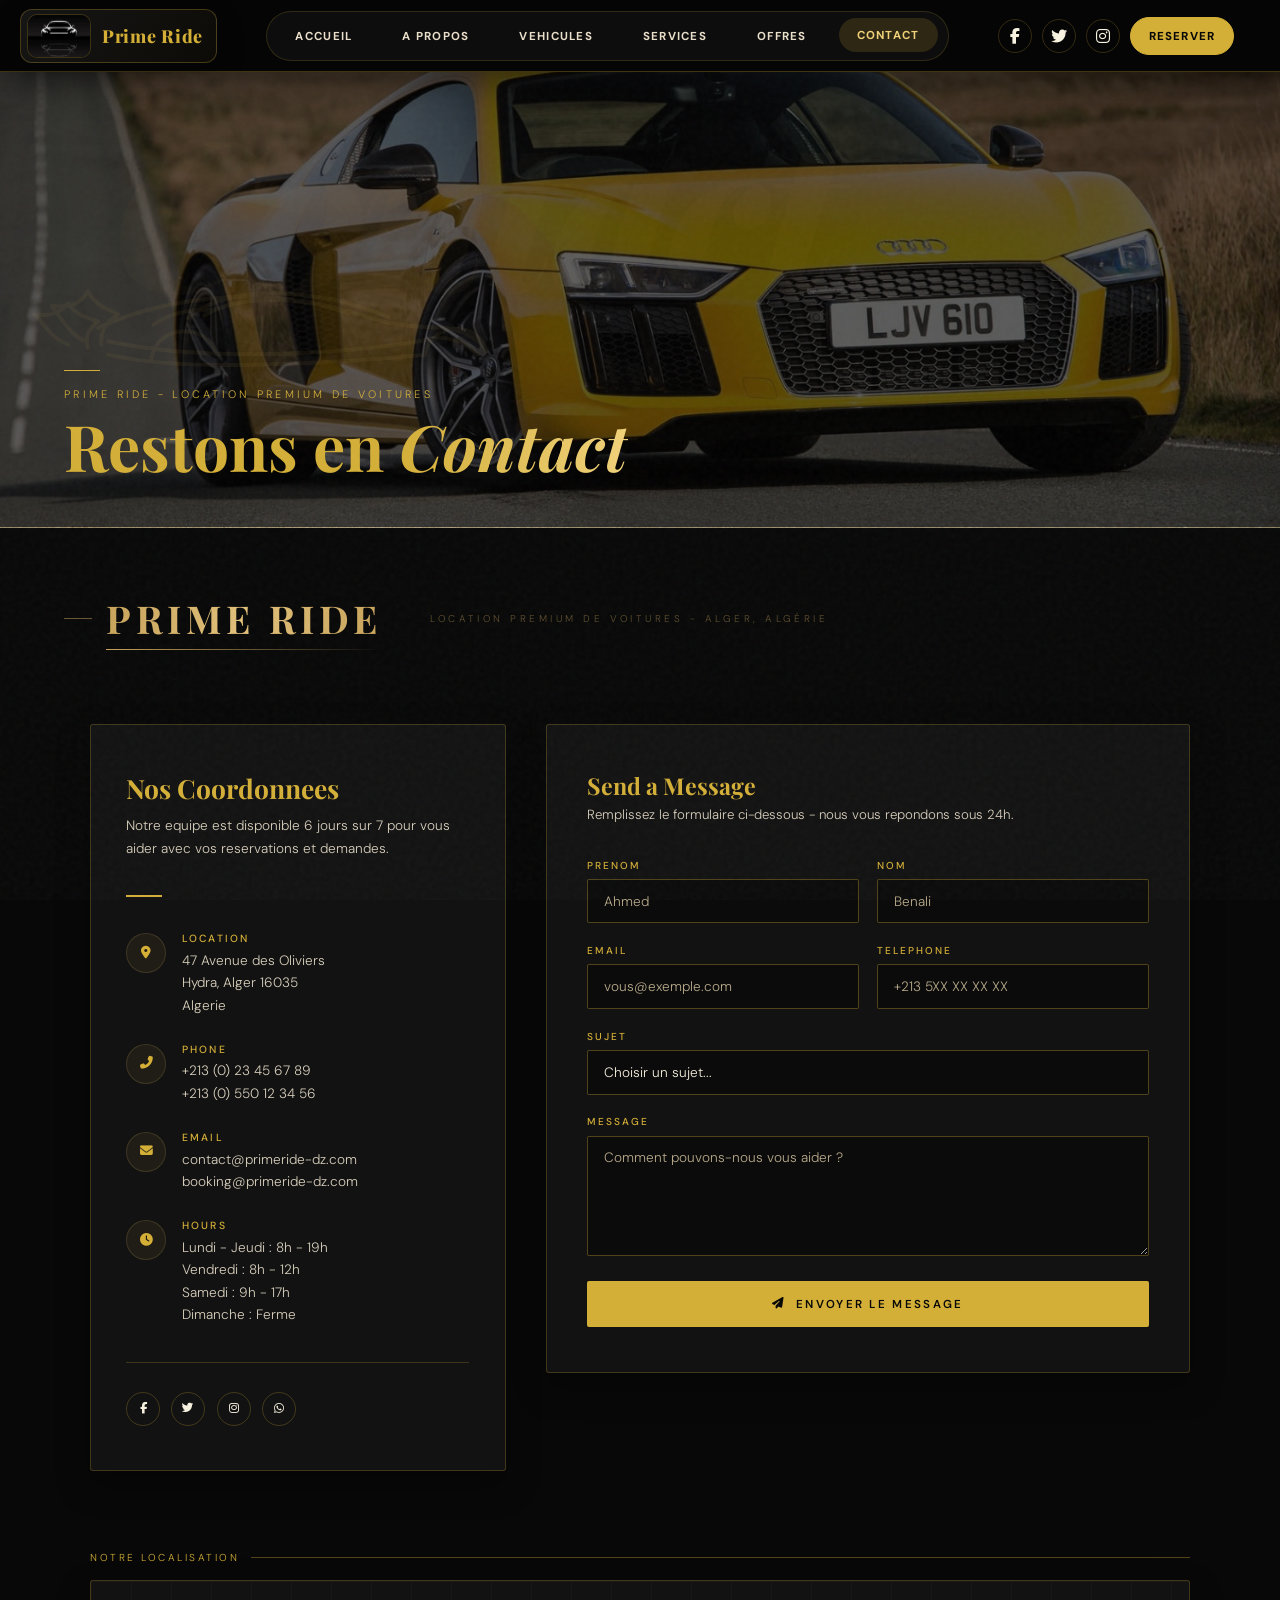
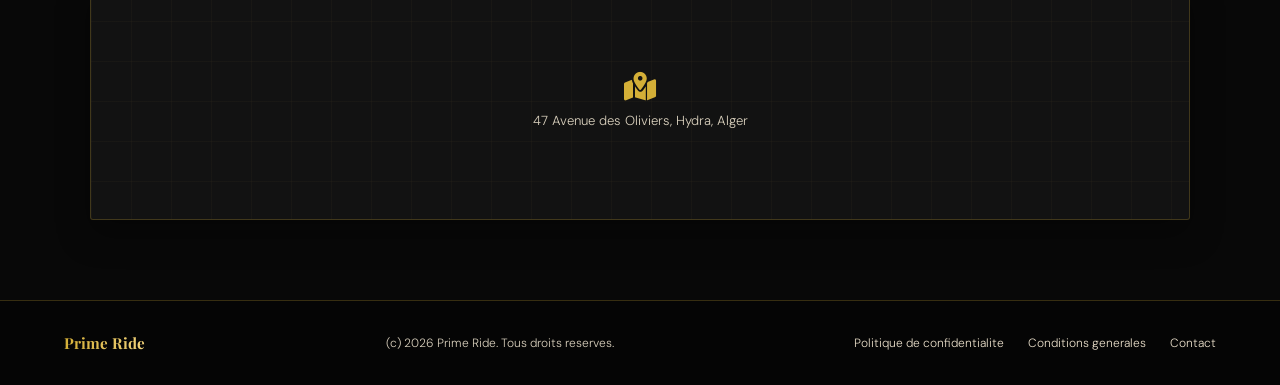
<file: contact.html>
<!DOCTYPE html>
<html lang="en">
<head>
  <meta charset="UTF-8">
  <meta name="viewport" content="width=device-width, initial-scale=1.0">
  <title>Prime Ride - Contact</title>
  <link rel="stylesheet" href="https://cdnjs.cloudflare.com/ajax/libs/font-awesome/6.4.0/css/all.min.css">
  <link href="https://fonts.googleapis.com/css2?family=Playfair+Display:ital,wght@0,400;0,700;0,900;1,400&family=DM+Sans:wght@300;400;500&display=swap" rel="stylesheet">

  <style>
    *, *::before, *::after { box-sizing: border-box; margin: 0; padding: 0; }

    :root {
      --black:      #080808;
      --deep:       #0f1115;
      --card:       #13161c;
      --border:     rgba(255,255,255,0.06);
      --border2:    rgba(255,255,255,0.11);
      --gold:       #c8a45a;
      --gold-light: #e2c07a;
      --gold-dim:   rgba(200,164,90,0.18);
      --white:      #f0ece5;
      --muted:      #7a7a7a;
      --muted2:     #555;
      --font-d:     'Playfair Display', serif;
      --font-b:     'DM Sans', sans-serif;
    }

    html { scroll-behavior: smooth; }

    body {
      background: var(--black);
      color: var(--white);
      font-family: var(--font-b);
      font-weight: 300;
      min-height: 100vh;
      overflow-x: hidden;
    }

    body::after {
      content: '';
      position: fixed; inset: 0;
      background-image: url("data:image/svg+xml,%3Csvg viewBox='0 0 200 200' xmlns='http://www.w3.org/2000/svg'%3E%3Cfilter id='n'%3E%3CfeTurbulence type='fractalNoise' baseFrequency='0.85' numOctaves='4' stitchTiles='stitch'/%3E%3C/filter%3E%3Crect width='100%25' height='100%25' filter='url(%23n)' opacity='0.035'/%3E%3C/svg%3E");
      pointer-events: none;
      z-index: 999;
    }

    /* -- NAV -- */
    header {
      position: fixed; top: 0; left: 0; right: 0;
      z-index: 100;
      padding: 0 5%;
      background: rgba(8,8,8,0.88);
      backdrop-filter: blur(20px);
      border-bottom: 1px solid var(--border);
    }

    nav {
      display: flex;
      align-items: center;
      justify-content: space-between;
      height: 70px;
    }

    .nav-logo {
      display: flex;
      align-items: center;
      gap: 12px;
      text-decoration: none;
    }

    .nav-logo__car {
      width: 72px;
      height: 28px;
      flex-shrink: 0;
      display: flex;
      align-items: center;
    }

    .nav-logo__car svg {
      width: 100%;
      height: 100%;
    }

    .nav-logo__name {
      font-family: var(--font-d);
      font-size: 1.1rem;
      font-weight: 700;
      letter-spacing: 0.04em;
      background: linear-gradient(90deg, var(--gold), var(--gold-light));
      -webkit-background-clip: text;
      -webkit-text-fill-color: transparent;
      background-clip: text;
    }

    .menu { display: flex; gap: 2rem; }

    .menu a {
      color: var(--muted);
      text-decoration: none;
      font-size: 0.78rem;
      letter-spacing: 0.14em;
      text-transform: uppercase;
      font-weight: 500;
      transition: color 0.25s;
      position: relative;
    }

    .menu a::after {
      content: '';
      position: absolute;
      bottom: -4px; left: 0;
      width: 0; height: 1px;
      background: var(--gold);
      transition: width 0.3s;
    }

    .menu a:hover { color: var(--white); }
    .menu a:hover::after { width: 100%; }
    .menu a.active { color: var(--gold); }
    .menu a.active::after { width: 100%; }

    .nav-right {
      display: flex;
      align-items: center;
      gap: 1.2rem;
    }

    .nav-right .social-icon {
      color: var(--muted2);
      font-size: 0.82rem;
      text-decoration: none;
      transition: color 0.25s;
    }
    .nav-right .social-icon:hover { color: var(--gold); }

    .login-btn {
      background: transparent;
      border: 1px solid rgba(200,164,90,0.4);
      color: var(--gold);
      padding: 0.45rem 1.2rem;
      font-family: var(--font-b);
      font-size: 0.72rem;
      font-weight: 500;
      letter-spacing: 0.14em;
      text-transform: uppercase;
      border-radius: 2px;
      cursor: pointer;
      text-decoration: none;
      transition: background 0.25s, border-color 0.25s;
    }
    .login-btn:hover { background: var(--gold-dim); border-color: var(--gold); }

    /* -- HERO -- */
    .hero {
      padding-top: 70px;
      min-height: 280px;
      display: flex;
      flex-direction: column;
      justify-content: flex-end;
      padding-bottom: 3rem;
      padding-left: 5%;
      background: #080808 url("img/audi-r8.jpg") center / cover no-repeat;
      border-bottom: 1px solid var(--border);
      position: relative;
      overflow: hidden;
    }

    .hero video {
      position: absolute;
      inset: 0;
      width: 100%;
      height: 100%;
      object-fit: cover;
      object-position: center;
      pointer-events: none;
      z-index: 0;
    }

    .hero::before {
      content: '';
      position: absolute;
      inset: 0;
      background:
        linear-gradient(90deg, rgba(0, 0, 0, 0.86) 0%, rgba(0, 0, 0, 0.56) 48%, rgba(0, 0, 0, 0.3) 100%),
        linear-gradient(180deg, rgba(0, 0, 0, 0.44) 0%, rgba(0, 0, 0, 0.86) 100%);
      z-index: 1;
    }

    .hero > :not(video) {
      position: relative;
      z-index: 2;
    }

    .hero__car-bg {
      position: absolute;
      right: 3%;
      bottom: -10px;
      width: 480px;
      opacity: 0.07;
      pointer-events: none;
      user-select: none;
    }

    .hero__bg-text {
      position: absolute;
      right: -3rem; bottom: -2rem;
      font-family: var(--font-d);
      font-size: 13rem;
      font-weight: 900;
      font-style: italic;
      color: rgba(200,164,90,0.03);
      letter-spacing: -0.03em;
      user-select: none;
      line-height: 1;
      white-space: nowrap;
    }

    .hero__line {
      width: 36px; height: 1px;
      background: var(--gold);
      margin-bottom: 1rem;
      opacity: 0;
      animation: fadeUp 0.6s 0.1s ease forwards;
    }

    .hero__tag {
      font-size: 0.68rem;
      letter-spacing: 0.3em;
      text-transform: uppercase;
      color: var(--gold);
      margin-bottom: 0.7rem;
      opacity: 0;
      animation: fadeUp 0.6s 0.2s ease forwards;
    }

    .hero h1 {
      font-family: var(--font-d);
      font-size: clamp(2.4rem, 5vw, 4rem);
      font-weight: 700;
      line-height: 1.05;
      color: var(--white);
      opacity: 0;
      animation: fadeUp 0.6s 0.3s ease forwards;
    }

    .hero h1 em {
      font-style: italic;
      background: linear-gradient(90deg, var(--gold), var(--gold-light));
      -webkit-background-clip: text;
      -webkit-text-fill-color: transparent;
      background-clip: text;
    }

    /* -- BRAND BUTTON -- */
    .brand-btn-wrap {
      padding: 4rem 5% 0;
      display: flex;
      align-items: center;
      gap: 3rem;
      opacity: 0;
      animation: fadeUp 0.7s 0.5s ease forwards;
    }

    .pr-btn {
      position: relative;
      display: inline-flex;
      align-items: center;
      gap: 14px;
      padding: 0;
      background: none;
      border: none;
      cursor: pointer;
      outline: none;
    }

    .pr-btn__dash {
      width: 28px; height: 1px;
      background: rgba(200,164,90,0.5);
      flex-shrink: 0;
    }

    .pr-btn__track { position: relative; }

    .pr-btn__text {
      display: block;
      font-family: var(--font-d);
      font-size: 2.4rem;
      font-weight: 700;
      letter-spacing: 0.12em;
      text-transform: uppercase;
      background: linear-gradient(90deg, #c8a45a, #e2c07a, #c8a45a);
      -webkit-background-clip: text;
      -webkit-text-fill-color: transparent;
      background-clip: text;
      white-space: nowrap;
    }

    .pr-btn__line {
      position: absolute;
      bottom: -6px; left: 0;
      height: 1px; width: 100%;
      background: linear-gradient(90deg, #c8a45a, transparent);
    }

    .pr-sub {
      font-family: var(--font-b);
      font-size: 0.62rem;
      letter-spacing: 0.35em;
      text-transform: uppercase;
      color: rgba(200,164,90,0.45);
    }

    /* -- CONTACT SECTION -- */
    .contact-section {
      padding: 5rem 5%;
      position: relative;
      z-index: 1;
    }

    .contact-grid {
      display: grid;
      grid-template-columns: 1fr 1.55fr;
      gap: 2.5rem;
      max-width: 1100px;
      margin: 0 auto;
      align-items: start;
    }

    .contact-info {
      background: var(--card);
      border: 1px solid var(--border);
      border-radius: 3px;
      padding: 2.8rem 2.2rem;
      position: sticky;
      top: 82px;
      opacity: 0;
      animation: fadeUp 0.65s 0.2s ease forwards;
    }

    .contact-info h2 {
      font-family: var(--font-d);
      font-size: 1.65rem;
      font-weight: 700;
      color: var(--white);
      margin-bottom: 0.5rem;
    }

    .contact-info > p {
      font-size: 0.85rem;
      color: var(--muted);
      line-height: 1.7;
      margin-bottom: 2.2rem;
    }

    .gold-rule {
      width: 36px; height: 1.5px;
      background: var(--gold);
      margin-bottom: 2.2rem;
    }

    .info-item {
      display: flex;
      gap: 1rem;
      align-items: flex-start;
      margin-bottom: 1.6rem;
    }

    .info-icon {
      width: 40px; height: 40px;
      border-radius: 50%;
      background: rgba(200,164,90,0.08);
      border: 1px solid rgba(200,164,90,0.18);
      display: flex; align-items: center; justify-content: center;
      color: var(--gold);
      font-size: 0.8rem;
      flex-shrink: 0;
      margin-top: 1px;
    }

    .info-item h4 {
      font-size: 0.65rem;
      letter-spacing: 0.2em;
      text-transform: uppercase;
      color: var(--gold);
      margin-bottom: 0.3rem;
      font-weight: 500;
    }

    .info-item p {
      font-size: 0.85rem;
      color: var(--muted);
      line-height: 1.65;
    }

    .info-social {
      display: flex;
      gap: 0.7rem;
      margin-top: 2.2rem;
      padding-top: 1.8rem;
      border-top: 1px solid var(--border);
    }

    .info-social a {
      width: 34px; height: 34px;
      border: 1px solid var(--border2);
      border-radius: 50%;
      display: flex; align-items: center; justify-content: center;
      color: var(--muted);
      font-size: 0.72rem;
      text-decoration: none;
      transition: all 0.25s;
    }

    .info-social a:hover {
      border-color: var(--gold);
      color: var(--gold);
      background: var(--gold-dim);
    }

    .contact-form {
      background: var(--card);
      border: 1px solid var(--border);
      border-radius: 3px;
      padding: 2.8rem 2.5rem;
      opacity: 0;
      animation: fadeUp 0.65s 0.35s ease forwards;
    }

    .contact-form h3 {
      font-family: var(--font-d);
      font-size: 1.45rem;
      font-weight: 700;
      color: var(--white);
      margin-bottom: 0.35rem;
    }

    .contact-form > p {
      font-size: 0.83rem;
      color: var(--muted);
      margin-bottom: 2.2rem;
    }

    .form-row {
      display: grid;
      grid-template-columns: 1fr 1fr;
      gap: 1.1rem;
    }

    .form-group { margin-bottom: 1.3rem; }

    .form-group label {
      display: block;
      font-size: 0.63rem;
      letter-spacing: 0.2em;
      text-transform: uppercase;
      color: var(--gold);
      margin-bottom: 0.45rem;
      font-weight: 500;
    }

    .form-group input,
    .form-group select,
    .form-group textarea {
      width: 100%;
      background: rgba(255,255,255,0.025);
      border: 1px solid var(--border);
      border-radius: 2px;
      color: var(--white);
      font-family: var(--font-b);
      font-size: 0.85rem;
      font-weight: 300;
      padding: 0.8rem 1rem;
      outline: none;
      transition: border-color 0.25s, background 0.25s;
      appearance: none;
    }

    .form-group select {
      background-image: url("data:image/svg+xml,%3Csvg xmlns='http://www.w3.org/2000/svg' width='10' height='6' viewBox='0 0 10 6'%3E%3Cpath d='M1 1l4 4 4-4' stroke='%237a7a7a' stroke-width='1.5' fill='none' stroke-linecap='round'/%3E%3C/svg%3E");
      background-repeat: no-repeat;
      background-position: right 1rem center;
      cursor: pointer;
    }

    .form-group input::placeholder,
    .form-group textarea::placeholder { color: rgba(122,122,122,0.45); }

    .form-group select option { background: var(--deep); }

    .form-group input:focus,
    .form-group select:focus,
    .form-group textarea:focus {
      border-color: rgba(200,164,90,0.5);
      background: rgba(200,164,90,0.03);
    }

    .form-group textarea { resize: vertical; min-height: 120px; }

    .submit-btn {
      width: 100%;
      background: var(--gold);
      color: var(--black);
      border: none;
      padding: 0.95rem;
      font-family: var(--font-b);
      font-size: 0.72rem;
      font-weight: 600;
      letter-spacing: 0.2em;
      text-transform: uppercase;
      border-radius: 2px;
      cursor: pointer;
      transition: background 0.25s, transform 0.15s;
      margin-top: 0.3rem;
      display: flex;
      align-items: center;
      justify-content: center;
      gap: 0.6rem;
    }

    .submit-btn:hover { background: var(--gold-light); transform: translateY(-1px); }
    .submit-btn:active { transform: translateY(0); }

    .success-msg {
      display: none;
      text-align: center;
      padding: 3rem 1rem;
    }

    .success-msg .check {
      width: 58px; height: 58px;
      border-radius: 50%;
      background: rgba(200,164,90,0.1);
      border: 1px solid var(--gold);
      display: flex; align-items: center; justify-content: center;
      color: var(--gold);
      font-size: 1.3rem;
      margin: 0 auto 1.2rem;
    }

    .success-msg h4 {
      font-family: var(--font-d);
      font-size: 1.3rem;
      color: var(--white);
      margin-bottom: 0.4rem;
    }

    .success-msg p { color: var(--muted); font-size: 0.83rem; }

    /* -- MAP -- */
    .map-section { padding: 0 5% 5rem; }
    .map-wrap { max-width: 1100px; margin: 0 auto; }

    .map-label {
      font-size: 0.63rem;
      letter-spacing: 0.25em;
      text-transform: uppercase;
      color: var(--gold);
      margin-bottom: 1rem;
      display: flex;
      align-items: center;
      gap: 0.7rem;
    }

    .map-label::after {
      content: '';
      flex: 1;
      height: 1px;
      background: var(--border2);
    }

    .map-container {
      border: 1px solid var(--border);
      border-radius: 3px;
      overflow: hidden;
      height: 240px;
      background: var(--card);
      display: flex;
      align-items: center;
      justify-content: center;
      position: relative;
    }

    .map-container::before {
      content: '';
      position: absolute; inset: 0;
      background-image:
        linear-gradient(rgba(200,164,90,0.04) 1px, transparent 1px),
        linear-gradient(90deg, rgba(200,164,90,0.04) 1px, transparent 1px);
      background-size: 40px 40px;
    }

    .map-inner { position: relative; text-align: center; color: var(--muted); }

    .map-inner i {
      font-size: 1.8rem;
      color: var(--gold);
      display: block;
      margin-bottom: 0.7rem;
    }

    .map-inner p { font-size: 0.82rem; }

    /* -- FOOTER -- */
    footer {
      border-top: 1px solid var(--border);
      padding: 2rem 5%;
      display: flex;
      align-items: center;
      justify-content: space-between;
    }

    .footer-logo {
      font-family: var(--font-d);
      font-size: 0.95rem;
      font-weight: 700;
      background: linear-gradient(90deg, var(--gold), var(--gold-light));
      -webkit-background-clip: text;
      -webkit-text-fill-color: transparent;
      background-clip: text;
    }

    footer p { font-size: 0.75rem; color: var(--muted2); }

    .footer-links { display: flex; gap: 1.5rem; }

    .footer-links a {
      font-size: 0.75rem;
      color: var(--muted2);
      text-decoration: none;
      transition: color 0.2s;
    }
    .footer-links a:hover { color: var(--gold); }

    /* -- ANIMATIONS -- */
    @keyframes fadeUp {
      from { opacity: 0; transform: translateY(20px); }
      to   { opacity: 1; transform: translateY(0); }
    }

    /* -- RESPONSIVE -- */
    @media (max-width: 820px) {
      .contact-grid { grid-template-columns: 1fr; }
      .contact-info { position: static; }
      .form-row { grid-template-columns: 1fr; }
      .menu { display: none; }
      .brand-btn-wrap { flex-direction: column; align-items: flex-start; gap: 1rem; }
      footer { flex-direction: column; gap: 1.2rem; text-align: center; }
      .footer-links { justify-content: center; }
      .hero__car-bg { width: 260px; opacity: 0.05; }
    }
  </style>
  <link rel="stylesheet" href="theme.css">
  <script src="script.js"></script>
</head>
<body>

  <!-- ---------- HEADER ---------- -->
  <header>
    <nav style="border-bottom:none; backdrop-filter:none; background:transparent;">
      <a class="logo site-logo" href="index.html" aria-label="Prime Ride - Accueil">
        <img src="img/logoimg.jfif" alt="Logo Prime Ride">
        <span>Prime Ride</span>
      </a>
      <div class="menu">
        <a href="index.html">Accueil</a>
        <a href="about.html">A propos</a>
        <a href="vehicules.html">Vehicules</a>
        <a href="index.html#services">Services</a>
        <a href="index.html#specials">Offres</a>
        <a href="contact.html">Contact</a>
      </div>

      <div class="social">
        <a href="#"><i class="fa-brands fa-facebook-f"></i></a>
        <a href="#"><i class="fa-brands fa-twitter"></i></a>
        <a href="#"><i class="fa-brands fa-instagram"></i></a>
        <a href="vehicules.html" class="book-now-btn">Reserver</a>
      </div>
    </nav>
  </header>

  <!-- ---------- HERO ---------- -->
  <div class="hero">
    <video autoplay muted loop playsinline preload="metadata" poster="img/audi-r8.jpg" aria-hidden="true">
      <source src="img/super-car-automobile-bg.mp4" type="video/mp4">
    </video>
    <span class="hero__bg-text">Contact</span>

    <div class="hero__car-bg">
      <svg viewBox="60 65 720 130" xmlns="http://www.w3.org/2000/svg">
        <g fill="none" stroke="#c8a45a" stroke-width="6" stroke-linecap="round" stroke-linejoin="round">
          <path d="M120 150 C95 140, 85 120, 70 105 C95 108, 110 102, 120 88 C130 105, 150 110, 165 115 C150 126, 145 140, 150 155" />
          <path d="M145 145 C120 132, 110 110, 95 92 C125 95, 140 88, 150 70 C160 90, 180 98, 195 104 C175 118, 168 132, 170 150" />
          <path d="M165 125 C230 95, 310 78, 390 78 C455 78, 520 92, 575 110 C610 122, 650 124, 690 125" />
          <path d="M300 110 C345 70, 430 65, 515 82 C545 88, 570 97, 600 108" />
          <path d="M325 106 C365 82, 425 78, 485 88 C505 91, 523 97, 540 104" />
          <path d="M248 120 C275 102, 305 96, 335 98" />
          <path d="M180 145 C250 160, 335 166, 425 164 C515 162, 600 154, 675 140" />
          <path d="M675 140 C705 140, 720 150, 735 165" />
          <path d="M690 126 C718 130, 736 143, 748 158" />
          <path d="M655 165 C660 140, 680 126, 705 126 C725 126, 742 140, 748 160" />
          <path d="M245 170 C250 145, 270 130, 295 130 C320 130, 338 145, 343 165" />
          <path d="M180 165 C235 178, 315 182, 400 180 C500 178, 585 172, 655 165" />
        </g>
      </svg>
    </div>

    <div class="hero__line"></div>
    <div class="hero__tag">Prime Ride - Location Premium de Voitures</div>
    <h1>Restons en <em>Contact</em></h1>
  </div>

  <!-- ---------- BRAND BUTTON ---------- -->
  <div class="brand-btn-wrap">
    <button class="pr-btn" aria-label="Prime Ride">
      <div class="pr-btn__dash"></div>
      <div class="pr-btn__track">
        <span class="pr-btn__text">Prime Ride</span>
        <div class="pr-btn__line"></div>
      </div>
    </button>
    <span class="pr-sub">Location Premium de Voitures - Alger, Algérie</span>
  </div>

  <!-- ---------- CONTACT ---------- -->
  <section class="contact-section" id="contact">
    <div class="contact-grid">

      <!-- INFO -->
      <div class="contact-info">
        <h2>Nos Coordonnees</h2>
        <p>Notre equipe est disponible 6 jours sur 7 pour vous aider avec vos reservations et demandes.</p>
        <div class="gold-rule"></div>

        <div class="info-item">
          <div class="info-icon"><i class="fas fa-map-marker-alt"></i></div>
          <div>
            <h4>Location</h4>
            <p>47 Avenue des Oliviers<br>Hydra, Alger 16035<br>Algerie</p>
          </div>
        </div>

        <div class="info-item">
          <div class="info-icon"><i class="fas fa-phone-alt"></i></div>
          <div>
            <h4>Phone</h4>
            <p>+213 (0) 23 45 67 89<br>+213 (0) 550 12 34 56</p>
          </div>
        </div>

        <div class="info-item">
          <div class="info-icon"><i class="fas fa-envelope"></i></div>
          <div>
            <h4>Email</h4>
            <p>contact@primeride-dz.com<br>booking@primeride-dz.com</p>
          </div>
        </div>

        <div class="info-item">
          <div class="info-icon"><i class="fas fa-clock"></i></div>
          <div>
            <h4>Hours</h4>
            <p>Lundi - Jeudi : 8h - 19h<br>
               Vendredi : 8h - 12h<br>
               Samedi : 9h - 17h<br>
               Dimanche : Ferme</p>
          </div>
        </div>

        <div class="info-social">
          <a href="#"><i class="fa-brands fa-facebook-f"></i></a>
          <a href="#"><i class="fa-brands fa-twitter"></i></a>
          <a href="#"><i class="fa-brands fa-instagram"></i></a>
          <a href="#"><i class="fa-brands fa-whatsapp"></i></a>
        </div>
      </div>

      <!-- FORMULAIRE -->
      <div class="contact-form">
        <h3>Send a Message</h3>
        <p>Remplissez le formulaire ci-dessous - nous vous repondons sous 24h.</p>

        <form id="contactForm">
          <div class="form-row">
            <div class="form-group">
              <label for="fname">Prenom</label>
              <input type="text" id="fname" placeholder="Ahmed" required>
            </div>
            <div class="form-group">
              <label for="lname">Nom</label>
              <input type="text" id="lname" placeholder="Benali" required>
            </div>
          </div>

          <div class="form-row">
            <div class="form-group">
              <label for="email">Email</label>
              <input type="email" id="email" placeholder="vous@exemple.com" required>
            </div>
            <div class="form-group">
              <label for="phone">Telephone</label>
              <input type="tel" id="phone" placeholder="+213 5XX XX XX XX">
            </div>
          </div>

          <div class="form-group">
            <label for="subject">Sujet</label>
            <select id="subject">
              <option value="">Choisir un sujet...</option>
              <option value="booking">Reservation</option>
              <option value="fleet">Question sur le parc auto</option>
              <option value="corporate">Programme entreprise</option>
              <option value="pricing">Tarifs & Offres</option>
              <option value="other">Autre</option>
            </select>
          </div>

          <div class="form-group">
            <label for="message">Message</label>
            <textarea id="message" placeholder="Comment pouvons-nous vous aider ?" required></textarea>
          </div>

          <button type="submit" class="submit-btn">
            <i class="fas fa-paper-plane"></i> Envoyer le message
          </button>
        </form>

        <div class="success-msg" id="successMsg">
          <div class="check"><i class="fas fa-check"></i></div>
          <h4>Message envoye !</h4>
          <p>Merci de nous avoir contactes. Nous vous repondrons dans les 24h.</p>
        </div>
      </div>

    </div>
  </section>

  <!-- ---------- MAP ---------- -->
  <div class="map-section">
    <div class="map-wrap">
      <div class="map-label">Notre localisation</div>
      <div class="map-container">
        <div class="map-inner">
          <i class="fas fa-map-marked-alt"></i>
          <p>47 Avenue des Oliviers, Hydra, Alger</p>
        </div>
      </div>
    </div>
  </div>

  <!-- ---------- FOOTER ---------- -->
  <footer>
    <span class="footer-logo">Prime Ride</span>
    <p>(c) 2026 Prime Ride. Tous droits reserves.</p>
    <div class="footer-links">
      <a href="#">Politique de confidentialite</a>
      <a href="#">Conditions generales</a>
      <a href="contact.html">Contact</a>
    </div>
  </footer>

  <script>
    document.getElementById('contactForm').addEventListener('submit', function(e) {
      e.preventDefault();
      this.style.display = 'none';
      document.getElementById('successMsg').style.display = 'block';
    });
  </script>

</body>
</html>
</file>
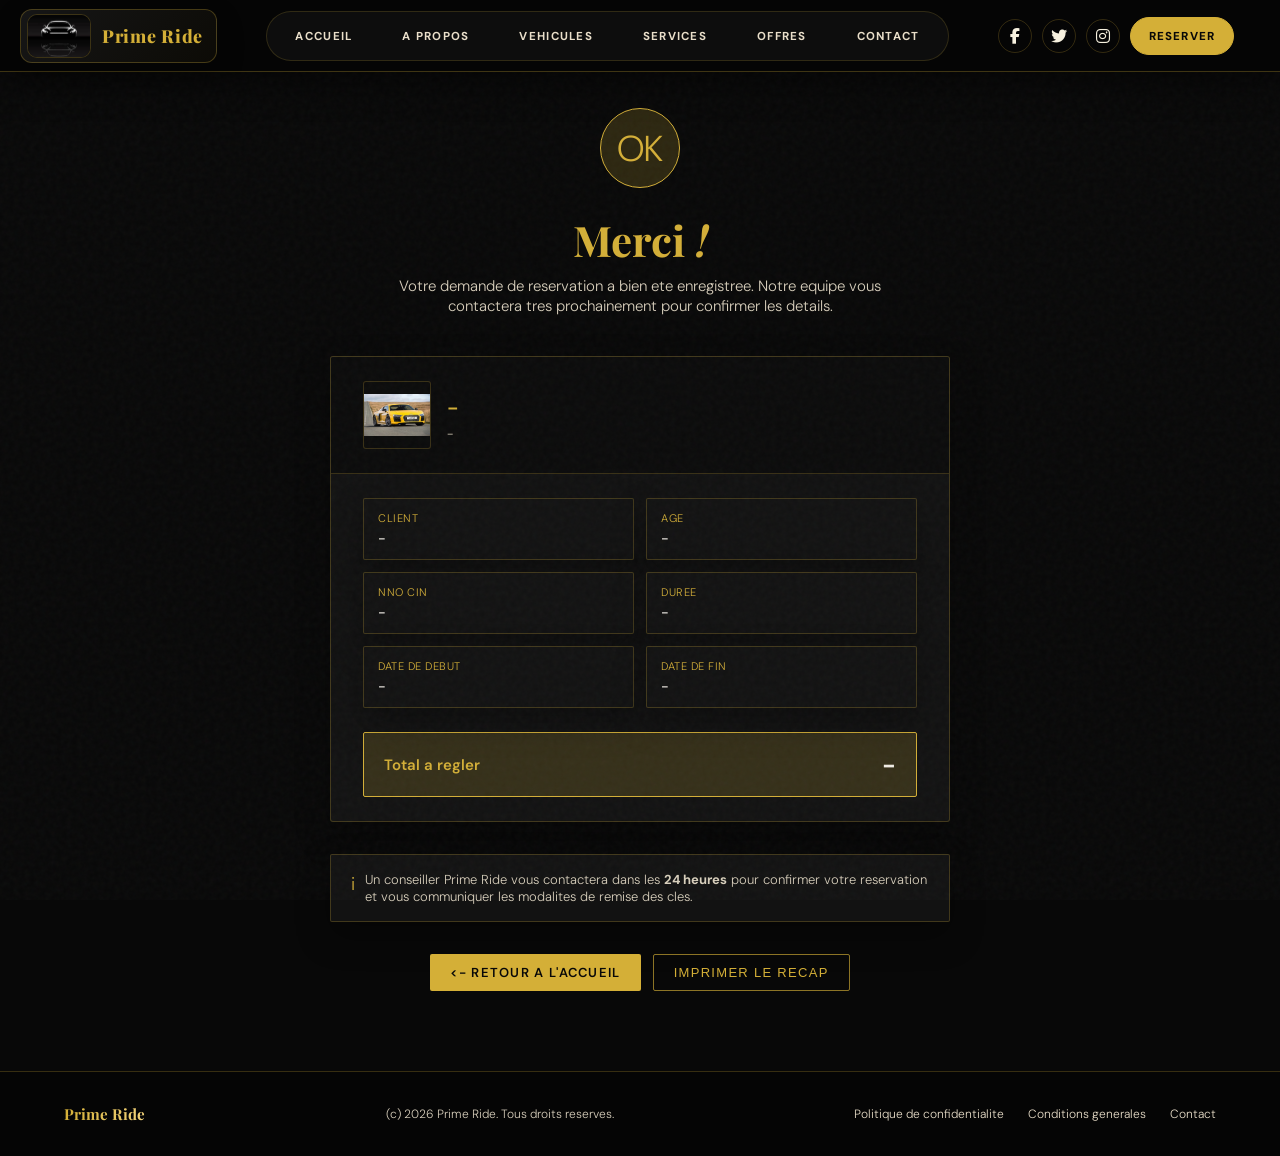
<file: merci.html>
<!DOCTYPE html>
<html lang="fr">
<head>
  <meta charset="UTF-8"/>
  <meta name="viewport" content="width=device-width, initial-scale=1.0"/>
  <title>Prime Ride - Merci !</title>
  <link rel="stylesheet" href="https://cdnjs.cloudflare.com/ajax/libs/font-awesome/6.4.0/css/all.min.css">
  <link href="https://fonts.googleapis.com/css2?family=Playfair+Display:ital,wght@0,400;0,700;0,900;1,400&family=DM+Sans:wght@300;400;500&display=swap" rel="stylesheet">
  <style>
    *, *::before, *::after { box-sizing: border-box; margin: 0; padding: 0; }

    :root {
      --black:      #080808;
      --deep:       #0f1115;
      --card:       #13161c;
      --border:     rgba(255,255,255,0.06);
      --border2:    rgba(255,255,255,0.11);
      --gold:       #c8a45a;
      --gold-light: #e2c07a;
      --gold-dim:   rgba(200,164,90,0.18);
      --white:      #f0ece5;
      --muted:      #7a7a7a;
      --muted2:     #555;
      --font-d:     'Playfair Display', serif;
      --font-b:     'DM Sans', sans-serif;
    }

    html { scroll-behavior: smooth; }

    body {
      background: var(--black);
      color: var(--white);
      font-family: var(--font-b);
      font-weight: 300;
      min-height: 100vh;
      overflow-x: hidden;
    }

    body::after {
      content: '';
      position: fixed; inset: 0;
      background-image: url("data:image/svg+xml,%3Csvg viewBox='0 0 200 200' xmlns='http://www.w3.org/2000/svg'%3E%3Cfilter id='n'%3E%3CfeTurbulence type='fractalNoise' baseFrequency='0.85' numOctaves='4' stitchTiles='stitch'/%3E%3C/filter%3E%3Crect width='100%25' height='100%25' filter='url(%23n)' opacity='0.035'/%3E%3C/svg%3E");
      pointer-events: none;
      z-index: 999;
    }

    /* -- NAV -- */
    header {
      position: fixed; top: 0; left: 0; right: 0;
      z-index: 100;
      padding: 0 5%;
      background: rgba(8,8,8,0.88);
      backdrop-filter: blur(20px);
      border-bottom: 1px solid var(--border);
    }

    nav {
      display: flex;
      align-items: center;
      justify-content: space-between;
      height: 70px;
    }

    .nav-logo {
      display: flex;
      align-items: center;
      gap: 12px;
      text-decoration: none;
    }

    .nav-logo__car {
      width: 72px;
      height: 28px;
      flex-shrink: 0;
      display: flex;
      align-items: center;
    }

    .nav-logo__car svg {
      width: 100%;
      height: 100%;
    }

    .nav-logo__name {
      font-family: var(--font-d);
      font-size: 1.1rem;
      font-weight: 700;
      letter-spacing: 0.04em;
      background: linear-gradient(90deg, var(--gold), var(--gold-light));
      -webkit-background-clip: text;
      -webkit-text-fill-color: transparent;
      background-clip: text;
    }

    .menu { display: flex; gap: 2rem; }

    .menu a {
      color: var(--muted);
      text-decoration: none;
      font-size: 0.78rem;
      letter-spacing: 0.14em;
      text-transform: uppercase;
      font-weight: 500;
      transition: color 0.25s;
      position: relative;
    }

    .menu a::after {
      content: '';
      position: absolute;
      bottom: -4px; left: 0;
      width: 0; height: 1px;
      background: var(--gold);
      transition: width 0.3s;
    }

    .menu a:hover { color: var(--white); }
    .menu a:hover::after { width: 100%; }
    .menu a.active { color: var(--gold); }
    .menu a.active::after { width: 100%; }

    .nav-right {
      display: flex;
      align-items: center;
      gap: 1.2rem;
    }

    .nav-right .social-icon {
      color: var(--muted2);
      font-size: 0.82rem;
      text-decoration: none;
      transition: color 0.25s;
    }
    .nav-right .social-icon:hover { color: var(--gold); }

    .login-btn {
      background: transparent;
      border: 1px solid rgba(200,164,90,0.4);
      color: var(--gold);
      padding: 0.45rem 1.2rem;
      font-family: var(--font-b);
      font-size: 0.72rem;
      font-weight: 500;
      letter-spacing: 0.14em;
      text-transform: uppercase;
      border-radius: 2px;
      cursor: pointer;
      text-decoration: none;
      transition: background 0.25s, border-color 0.25s;
    }
    .login-btn:hover { background: var(--gold-dim); border-color: var(--gold); }

    /* -- HERO -- */
    .hero {
      padding-top: 70px;
      min-height: 280px;
      display: flex;
      flex-direction: column;
      justify-content: flex-end;
      padding-bottom: 3rem;
      padding-left: 5%;
      background: linear-gradient(140deg, #0c0a07 0%, #151109 55%, #080808 100%);
      border-bottom: 1px solid var(--border);
      position: relative;
      overflow: hidden;
    }

    .hero__car-bg {
      position: absolute;
      right: 3%;
      bottom: -10px;
      width: 480px;
      opacity: 0.07;
      pointer-events: none;
      user-select: none;
    }

    .hero__bg-text {
      position: absolute;
      right: -3rem; bottom: -2rem;
      font-family: var(--font-d);
      font-size: 13rem;
      font-weight: 900;
      font-style: italic;
      color: rgba(200,164,90,0.03);
      letter-spacing: -0.03em;
      user-select: none;
      line-height: 1;
      white-space: nowrap;
    }

    .hero__line {
      width: 36px; height: 1px;
      background: var(--gold);
      margin-bottom: 1rem;
      opacity: 0;
      animation: fadeUp 0.6s 0.1s ease forwards;
    }

    .hero__tag {
      font-size: 0.68rem;
      letter-spacing: 0.3em;
      text-transform: uppercase;
      color: var(--gold);
      margin-bottom: 0.7rem;
      opacity: 0;
      animation: fadeUp 0.6s 0.2s ease forwards;
    }

    .hero h1 {
      font-family: var(--font-d);
      font-size: clamp(2.4rem, 5vw, 4rem);
      font-weight: 700;
      line-height: 1.05;
      color: var(--white);
      opacity: 0;
      animation: fadeUp 0.6s 0.3s ease forwards;
    }

    .hero h1 em {
      font-style: italic;
      background: linear-gradient(90deg, var(--gold), var(--gold-light));
      -webkit-background-clip: text;
      -webkit-text-fill-color: transparent;
      background-clip: text;
    }

    /* -- BRAND BUTTON -- */
    .brand-btn-wrap {
      padding: 4rem 5% 0;
      display: flex;
      align-items: center;
      gap: 3rem;
      opacity: 0;
      animation: fadeUp 0.7s 0.5s ease forwards;
    }

    .pr-btn {
      position: relative;
      display: inline-flex;
      align-items: center;
      gap: 14px;
      padding: 0;
      background: none;
      border: none;
      cursor: pointer;
      outline: none;
    }

    .pr-btn__dash {
      width: 28px; height: 1px;
      background: rgba(200,164,90,0.5);
      flex-shrink: 0;
    }

    .pr-btn__track { position: relative; }

    .pr-btn__text {
      display: block;
      font-family: var(--font-d);
      font-size: 2.4rem;
      font-weight: 700;
      letter-spacing: 0.12em;
      text-transform: uppercase;
      background: linear-gradient(90deg, #c8a45a, #e2c07a, #c8a45a);
      -webkit-background-clip: text;
      -webkit-text-fill-color: transparent;
      background-clip: text;
      white-space: nowrap;
    }

    .pr-btn__line {
      position: absolute;
      bottom: -6px; left: 0;
      height: 1px; width: 100%;
      background: linear-gradient(90deg, #c8a45a, transparent);
    }

    .pr-sub {
      font-family: var(--font-b);
      font-size: 0.62rem;
      letter-spacing: 0.35em;
      text-transform: uppercase;
      color: rgba(200,164,90,0.45);
    }

    /* -- CONTACT SECTION -- */
    .contact-section {
      padding: 5rem 5%;
      position: relative;
      z-index: 1;
    }

    .contact-grid {
      display: grid;
      grid-template-columns: 1fr 1.55fr;
      gap: 2.5rem;
      max-width: 1100px;
      margin: 0 auto;
      align-items: start;
    }

    .contact-info {
      background: var(--card);
      border: 1px solid var(--border);
      border-radius: 3px;
      padding: 2.8rem 2.2rem;
      position: sticky;
      top: 82px;
      opacity: 0;
      animation: fadeUp 0.65s 0.2s ease forwards;
    }

    .contact-info h2 {
      font-family: var(--font-d);
      font-size: 1.65rem;
      font-weight: 700;
      color: var(--white);
      margin-bottom: 0.5rem;
    }

    .contact-info > p {
      font-size: 0.85rem;
      color: var(--muted);
      line-height: 1.7;
      margin-bottom: 2.2rem;
    }

    .gold-rule {
      width: 36px; height: 1.5px;
      background: var(--gold);
      margin-bottom: 2.2rem;
    }

    .info-item {
      display: flex;
      gap: 1rem;
      align-items: flex-start;
      margin-bottom: 1.6rem;
    }

    .info-icon {
      width: 40px; height: 40px;
      border-radius: 50%;
      background: rgba(200,164,90,0.08);
      border: 1px solid rgba(200,164,90,0.18);
      display: flex; align-items: center; justify-content: center;
      color: var(--gold);
      font-size: 0.8rem;
      flex-shrink: 0;
      margin-top: 1px;
    }

    .info-item h4 {
      font-size: 0.65rem;
      letter-spacing: 0.2em;
      text-transform: uppercase;
      color: var(--gold);
      margin-bottom: 0.3rem;
      font-weight: 500;
    }

    .info-item p {
      font-size: 0.85rem;
      color: var(--muted);
      line-height: 1.65;
    }

    .info-social {
      display: flex;
      gap: 0.7rem;
      margin-top: 2.2rem;
      padding-top: 1.8rem;
      border-top: 1px solid var(--border);
    }

    .info-social a {
      width: 34px; height: 34px;
      border: 1px solid var(--border2);
      border-radius: 50%;
      display: flex; align-items: center; justify-content: center;
      color: var(--muted);
      font-size: 0.72rem;
      text-decoration: none;
      transition: all 0.25s;
    }

    .info-social a:hover {
      border-color: var(--gold);
      color: var(--gold);
      background: var(--gold-dim);
    }

    .contact-form {
      background: var(--card);
      border: 1px solid var(--border);
      border-radius: 3px;
      padding: 2.8rem 2.5rem;
      opacity: 0;
      animation: fadeUp 0.65s 0.35s ease forwards;
    }

    .contact-form h3 {
      font-family: var(--font-d);
      font-size: 1.45rem;
      font-weight: 700;
      color: var(--white);
      margin-bottom: 0.35rem;
    }

    .contact-form > p {
      font-size: 0.83rem;
      color: var(--muted);
      margin-bottom: 2.2rem;
    }

    .form-row {
      display: grid;
      grid-template-columns: 1fr 1fr;
      gap: 1.1rem;
    }

    .form-group { margin-bottom: 1.3rem; }

    .form-group label {
      display: block;
      font-size: 0.63rem;
      letter-spacing: 0.2em;
      text-transform: uppercase;
      color: var(--gold);
      margin-bottom: 0.45rem;
      font-weight: 500;
    }

    .form-group input,
    .form-group select,
    .form-group textarea {
      width: 100%;
      background: rgba(255,255,255,0.025);
      border: 1px solid var(--border);
      border-radius: 2px;
      color: var(--white);
      font-family: var(--font-b);
      font-size: 0.85rem;
      font-weight: 300;
      padding: 0.8rem 1rem;
      outline: none;
      transition: border-color 0.25s, background 0.25s;
      appearance: none;
    }

    .form-group select {
      background-image: url("data:image/svg+xml,%3Csvg xmlns='http://www.w3.org/2000/svg' width='10' height='6' viewBox='0 0 10 6'%3E%3Cpath d='M1 1l4 4 4-4' stroke='%237a7a7a' stroke-width='1.5' fill='none' stroke-linecap='round'/%3E%3C/svg%3E");
      background-repeat: no-repeat;
      background-position: right 1rem center;
      cursor: pointer;
    }

    .form-group input::placeholder,
    .form-group textarea::placeholder { color: rgba(122,122,122,0.45); }

    .form-group select option { background: var(--deep); }

    .form-group input:focus,
    .form-group select:focus,
    .form-group textarea:focus {
      border-color: rgba(200,164,90,0.5);
      background: rgba(200,164,90,0.03);
    }

    .form-group textarea { resize: vertical; min-height: 120px; }

    .submit-btn {
      width: 100%;
      background: var(--gold);
      color: var(--black);
      border: none;
      padding: 0.95rem;
      font-family: var(--font-b);
      font-size: 0.72rem;
      font-weight: 600;
      letter-spacing: 0.2em;
      text-transform: uppercase;
      border-radius: 2px;
      cursor: pointer;
      transition: background 0.25s, transform 0.15s;
      margin-top: 0.3rem;
      display: flex;
      align-items: center;
      justify-content: center;
      gap: 0.6rem;
    }

    .submit-btn:hover { background: var(--gold-light); transform: translateY(-1px); }
    .submit-btn:active { transform: translateY(0); }

    .success-msg {
      display: none;
      text-align: center;
      padding: 3rem 1rem;
    }

    .success-msg .check {
      width: 58px; height: 58px;
      border-radius: 50%;
      background: rgba(200,164,90,0.1);
      border: 1px solid var(--gold);
      display: flex; align-items: center; justify-content: center;
      color: var(--gold);
      font-size: 1.3rem;
      margin: 0 auto 1.2rem;
    }

    .success-msg h4 {
      font-family: var(--font-d);
      font-size: 1.3rem;
      color: var(--white);
      margin-bottom: 0.4rem;
    }

    .success-msg p { color: var(--muted); font-size: 0.83rem; }

    /* -- MAP -- */
    .map-section { padding: 0 5% 5rem; }
    .map-wrap { max-width: 1100px; margin: 0 auto; }

    .map-label {
      font-size: 0.63rem;
      letter-spacing: 0.25em;
      text-transform: uppercase;
      color: var(--gold);
      margin-bottom: 1rem;
      display: flex;
      align-items: center;
      gap: 0.7rem;
    }

    .map-label::after {
      content: '';
      flex: 1;
      height: 1px;
      background: var(--border2);
    }

    .map-container {
      border: 1px solid var(--border);
      border-radius: 3px;
      overflow: hidden;
      height: 240px;
      background: var(--card);
      display: flex;
      align-items: center;
      justify-content: center;
      position: relative;
    }

    .map-container::before {
      content: '';
      position: absolute; inset: 0;
      background-image:
        linear-gradient(rgba(200,164,90,0.04) 1px, transparent 1px),
        linear-gradient(90deg, rgba(200,164,90,0.04) 1px, transparent 1px);
      background-size: 40px 40px;
    }

    .map-inner { position: relative; text-align: center; color: var(--muted); }

    .map-inner i {
      font-size: 1.8rem;
      color: var(--gold);
      display: block;
      margin-bottom: 0.7rem;
    }

    .map-inner p { font-size: 0.82rem; }

    /* -- FOOTER -- */
    footer {
      border-top: 1px solid var(--border);
      padding: 2rem 5%;
      display: flex;
      align-items: center;
      justify-content: space-between;
    }

    .footer-logo {
      font-family: var(--font-d);
      font-size: 0.95rem;
      font-weight: 700;
      background: linear-gradient(90deg, var(--gold), var(--gold-light));
      -webkit-background-clip: text;
      -webkit-text-fill-color: transparent;
      background-clip: text;
    }

    footer p { font-size: 0.75rem; color: var(--muted2); }

    .footer-links { display: flex; gap: 1.5rem; }

    .footer-links a {
      font-size: 0.75rem;
      color: var(--muted2);
      text-decoration: none;
      transition: color 0.2s;
    }
    .footer-links a:hover { color: var(--gold); }

    /* -- ANIMATIONS -- */
    @keyframes fadeUp {
      from { opacity: 0; transform: translateY(20px); }
      to   { opacity: 1; transform: translateY(0); }
    }

    /* -- RESPONSIVE -- */
    @media (max-width: 820px) {
      .contact-grid { grid-template-columns: 1fr; }
      .contact-info { position: static; }
      .form-row { grid-template-columns: 1fr; }
      .menu { display: none; }
      .brand-btn-wrap { flex-direction: column; align-items: flex-start; gap: 1rem; }
      footer { flex-direction: column; gap: 1.2rem; text-align: center; }
      .footer-links { justify-content: center; }
      .hero__car-bg { width: 260px; opacity: 0.05; }
    }
  </style>
  <script src="script.js"></script>
  <style>
    body { background: var(--black); } /* changed from gray-50 */

    /* -- Checkmark anime ------------------- */
    .check-wrap {
      display: flex; align-items: center; justify-content: center;
      margin-bottom: 1.5rem;
    }
    .check-circle {
      width: 80px; height: 80px;
      background: var(--gold-dim);
      border: 1px solid var(--gold);
      border-radius: 50%;
      display: flex; align-items: center; justify-content: center;
      font-size: 36px; color: var(--gold);
      animation: pop 0.5s cubic-bezier(0.175,0.885,0.32,1.275) both;
    }
    @keyframes pop {
      0%   { transform: scale(0); opacity: 0; }
      100% { transform: scale(1); opacity: 1; }
    }

    /* -- Hero confirmation ----------------- */
    .confirm-hero {
      text-align: center;
      max-width: 520px;
      margin: 120px auto 2.5rem; /* added margin top */
    }
    .confirm-hero h1 { font-family: var(--font-d); font-size: 42px; margin-bottom: 8px; color: var(--white); }
    .confirm-hero h1 span.accent { font-style: italic; color: var(--gold); }
    .confirm-hero p  { font-size: 15px; color: var(--muted); }

    /* -- Recapitulatif --------------------- */
    .recap-card {
      max-width: 620px; margin: 0 auto 2rem;
      background: var(--card);
      border: 1px solid var(--border);
      border-radius: 3px;
      overflow: hidden;
    }
    .recap-header {
      background: var(--deep);
      border-bottom: 1px solid var(--border);
      padding: 1.5rem 2rem;
      display: flex; align-items: center; gap: 1rem;
    }
    .recap-car-icon {
      font-size: 44px;
      width: 68px; height: 68px;
      background: rgba(255,255,255,0.03);
      border: 1px solid var(--border);
      border-radius: 3px;
      display: flex; align-items: center; justify-content: center;
      flex-shrink: 0;
    }
    .recap-car-info h2 { font-family: var(--font-d); color: var(--gold); font-size: 24px; margin-bottom: 4px; }
    .recap-car-info p  { color: var(--muted); font-size: 13px; }
    .recap-body { padding: 1.5rem 2rem; }
    .recap-grid {
      display: grid; grid-template-columns: 1fr 1fr;
      gap: 12px; margin-bottom: 1.5rem;
    }
    .recap-item { background: rgba(255,255,255,0.02); border: 1px solid var(--border); border-radius: 2px; padding: 12px 14px; }
    .recap-item .lbl { font-size: 11px; color: var(--gold); text-transform: uppercase; letter-spacing: 0.5px; margin-bottom: 4px; }
    .recap-item .val { font-size: 14px; font-weight: 500; color: var(--white); }
    .recap-total {
      background: var(--gold-dim);
      border: 1px solid var(--gold);
      border-radius: 2px;
      padding: 1rem 1.25rem;
      display: flex; align-items: center; justify-content: space-between;
    }
    .recap-total .lbl { font-size: 15px; font-weight: 600; color: var(--gold); }
    .recap-total .val { font-size: 24px; font-weight: 700; font-family: var(--font-b); color: var(--white); }
    .recap-total .note { font-size: 11px; color: var(--gold); opacity: 0.7; }

    /* -- Actions --------------------------- */
    .actions {
      display: flex; gap: 12px; justify-content: center;
      max-width: 620px; margin: 0 auto;
      flex-wrap: wrap;
    }
    .btn-outline {
      border: 1px solid var(--gold); color: var(--gold); padding: 10px 20px; text-decoration: none; border-radius: 2px; font-size: 13px; text-transform: uppercase; letter-spacing: 0.1em; transition: 0.2s; background: transparent; cursor: pointer;
    }
    .btn-outline:hover { background: var(--gold-dim); }
    .btn-primary {
      border: none; background: var(--gold); color: var(--black); padding: 10px 20px; text-decoration: none; border-radius: 2px; font-size: 13px; text-transform: uppercase; letter-spacing: 0.1em; transition: 0.2s; cursor: pointer; font-weight: 600;
    }
    .btn-primary:hover { background: var(--gold-light); }

    /* -- Info box -------------------------- */
    .info-box {
      max-width: 620px; margin: 1.5rem auto 0;
      background: rgba(255,255,255,0.03);
      border: 1px solid var(--border);
      border-radius: 2px;
      padding: 1rem 1.25rem;
      display: flex; gap: 10px; align-items: flex-start;
    }
    .info-box .ico { font-size: 18px; flex-shrink: 0; margin-top: 1px; color: var(--gold); }
    .info-box p { font-size: 13px; color: var(--muted); margin: 0; }

    /* -- Confetti -------------------------- */
    .confetti-wrap {
      position: fixed; top: 0; left: 0; width: 100%; height: 100%;
      pointer-events: none; z-index: 0;
      overflow: hidden;
    }
    .confetti-piece {
      position: absolute;
      width: 8px; height: 8px;
      border-radius: 2px;
      animation: confettiFall linear forwards;
    }
    @keyframes confettiFall {
      0%   { transform: translateY(-20px) rotate(0deg); opacity: 1; }
      100% { transform: translateY(100vh) rotate(720deg); opacity: 0; }
    }

    @media(max-width:600px){
      .recap-grid { grid-template-columns: 1fr; }
      .recap-header { flex-direction: column; text-align: center; }
    }
  </style>
  <link rel="stylesheet" href="theme.css">
</head>
<body>

<!-- Confetti -->
<div class="confetti-wrap" id="confetti"></div>

  <header>
    <nav style="border-bottom:none; backdrop-filter:none; background:transparent;">
      <a class="logo site-logo" href="index.html" aria-label="Prime Ride - Accueil">
        <img src="img/logoimg.jfif" alt="Logo Prime Ride">
        <span>Prime Ride</span>
      </a>
      <div class="menu">
        <a href="index.html">Accueil</a>
        <a href="about.html">A propos</a>
        <a href="vehicules.html">Vehicules</a>
        <a href="index.html#services">Services</a>
        <a href="index.html#specials">Offres</a>
        <a href="contact.html">Contact</a>
      </div>

      <div class="social">
        <a href="#"><i class="fa-brands fa-facebook-f"></i></a>
        <a href="#"><i class="fa-brands fa-twitter"></i></a>
        <a href="#"><i class="fa-brands fa-instagram"></i></a>
        <a href="vehicules.html" class="book-now-btn">Reserver</a>
      </div>
    </nav>
  </header>

<div class="wrapper">

  <!-- Check anime + titre -->
  <div class="confirm-hero">
    <div class="check-wrap">
      <div class="check-circle">OK</div>
    </div>
    <h1>Merci <span class="accent" id="client-prenom">!</span></h1>
    <p>Votre demande de reservation a bien ete enregistree. Notre equipe vous contactera tres prochainement pour confirmer les details.</p>
  </div>

  <!-- Recap -->
  <div class="recap-card">
    <div class="recap-header">
      <div class="recap-car-icon" style="background:transparent;"><img id="r-img" src="img/audi-r8.jpg" style="max-width:100%; max-height:100%; object-fit:contain;" alt="Vehicule"></div>
      <div class="recap-car-info">
        <h2 id="r-name">-</h2>
        <p id="r-cat">-</p>
      </div>
    </div>
    <div class="recap-body">
      <div class="recap-grid">
        <div class="recap-item">
          <div class="lbl">Client</div>
          <div class="val" id="r-nom">-</div>
        </div>
        <div class="recap-item">
          <div class="lbl">Age</div>
          <div class="val" id="r-age">-</div>
        </div>
        <div class="recap-item">
          <div class="lbl">NNo CIN</div>
          <div class="val" id="r-cin">-</div>
        </div>
        <div class="recap-item">
          <div class="lbl">Duree</div>
          <div class="val" id="r-duree">-</div>
        </div>
        <div class="recap-item">
          <div class="lbl">Date de debut</div>
          <div class="val" id="r-debut">-</div>
        </div>
        <div class="recap-item">
          <div class="lbl">Date de fin</div>
          <div class="val" id="r-fin">-</div>
        </div>
      </div>

      <div class="recap-total">
        <div>
          <div class="lbl">Total a regler</div>
          <div class="note" id="r-note"></div>
        </div>
        <div class="val" id="r-total">-</div>
      </div>
    </div>
  </div>

  <!-- Info -->
  <div class="info-box">
    <span class="ico">i</span>
    <p>Un conseiller Prime Ride vous contactera dans les <strong>24 heures</strong> pour confirmer votre reservation et vous communiquer les modalites de remise des cles.</p>
  </div>

  <!-- Actions -->
  <div class="actions" style="margin-top:2rem;">
    <a class="btn btn-primary" href="index.html"><- Retour a l'accueil</a>
    <button class="btn btn-outline" onclick="window.print()"> Imprimer le recap</button>
  </div>

</div>

  <!-- ---------- FOOTER ---------- -->
  <footer>
    <span class="footer-logo">Prime Ride</span>
    <p>(c) 2026 Prime Ride. Tous droits reserves.</p>
    <div class="footer-links">
      <a href="#">Politique de confidentialite</a>
      <a href="#">Conditions generales</a>
      <a href="contact.html">Contact</a>
    </div>
  </footer>

<script>
/* -- Recuperer les donnees de session -- */
const raw  = sessionStorage.getItem('reservation');
const data = raw ? JSON.parse(raw) : null;

function formatDate(str) {
  if (!str) return '-';
  const [y,m,d] = str.split('-');
  return `${d}/${m}/${y}`;
}

if (data) {
  /* Prenom dans le titre */
  const prenom = data.nom.split(' ')[0];
  document.getElementById('client-prenom').textContent = prenom + ' !';

  /* Header recap */
  document.getElementById('r-img').src = data.icon;
  document.getElementById('r-name').textContent = data.vehicule;
  document.getElementById('r-cat').textContent  = data.categorie + ' - ' + data.duree;

  /* Grille recap */
  document.getElementById('r-nom').textContent   = data.nom;
  document.getElementById('r-age').textContent   = data.age + ' ans';
  document.getElementById('r-cin').textContent   = data.cin;
  document.getElementById('r-duree').textContent = data.duree;
  document.getElementById('r-debut').textContent = formatDate(data.debut);
  document.getElementById('r-fin').textContent   = formatDate(data.fin);

  /* Total */
  document.getElementById('r-total').textContent = data.total.toLocaleString('fr-DZ') + ' DA';
  document.getElementById('r-note').textContent  =
    `${data.prix.toLocaleString('fr-DZ')} DA x ${data.jours} jour${data.jours>1?'s':''}`;

  /* Message si present */
  if (data.message) {
    const box = document.querySelector('.info-box p');
    box.innerHTML += `<br/><br/><strong>Votre message :</strong> "${data.message}"`;
  }
}

/* -- Confetti ----------------------- */
const colors = ['#dd0707','#b30606','#f8f9fa','#212529','#6c757d','#ffffff'];
const wrap = document.getElementById('confetti');
for (let i = 0; i < 60; i++) {
  const el = document.createElement('div');
  el.className = 'confetti-piece';
  el.style.left = Math.random() * 100 + 'vw';
  el.style.background = colors[Math.floor(Math.random() * colors.length)];
  el.style.animationDuration = (1.5 + Math.random() * 2) + 's';
  el.style.animationDelay    = (Math.random() * 1.5) + 's';
  el.style.width  = (6 + Math.random() * 8) + 'px';
  el.style.height = el.style.width;
  el.style.borderRadius = Math.random() > 0.5 ? '50%' : '2px';
  wrap.appendChild(el);
}
</script>

</body>
</html>
</file>
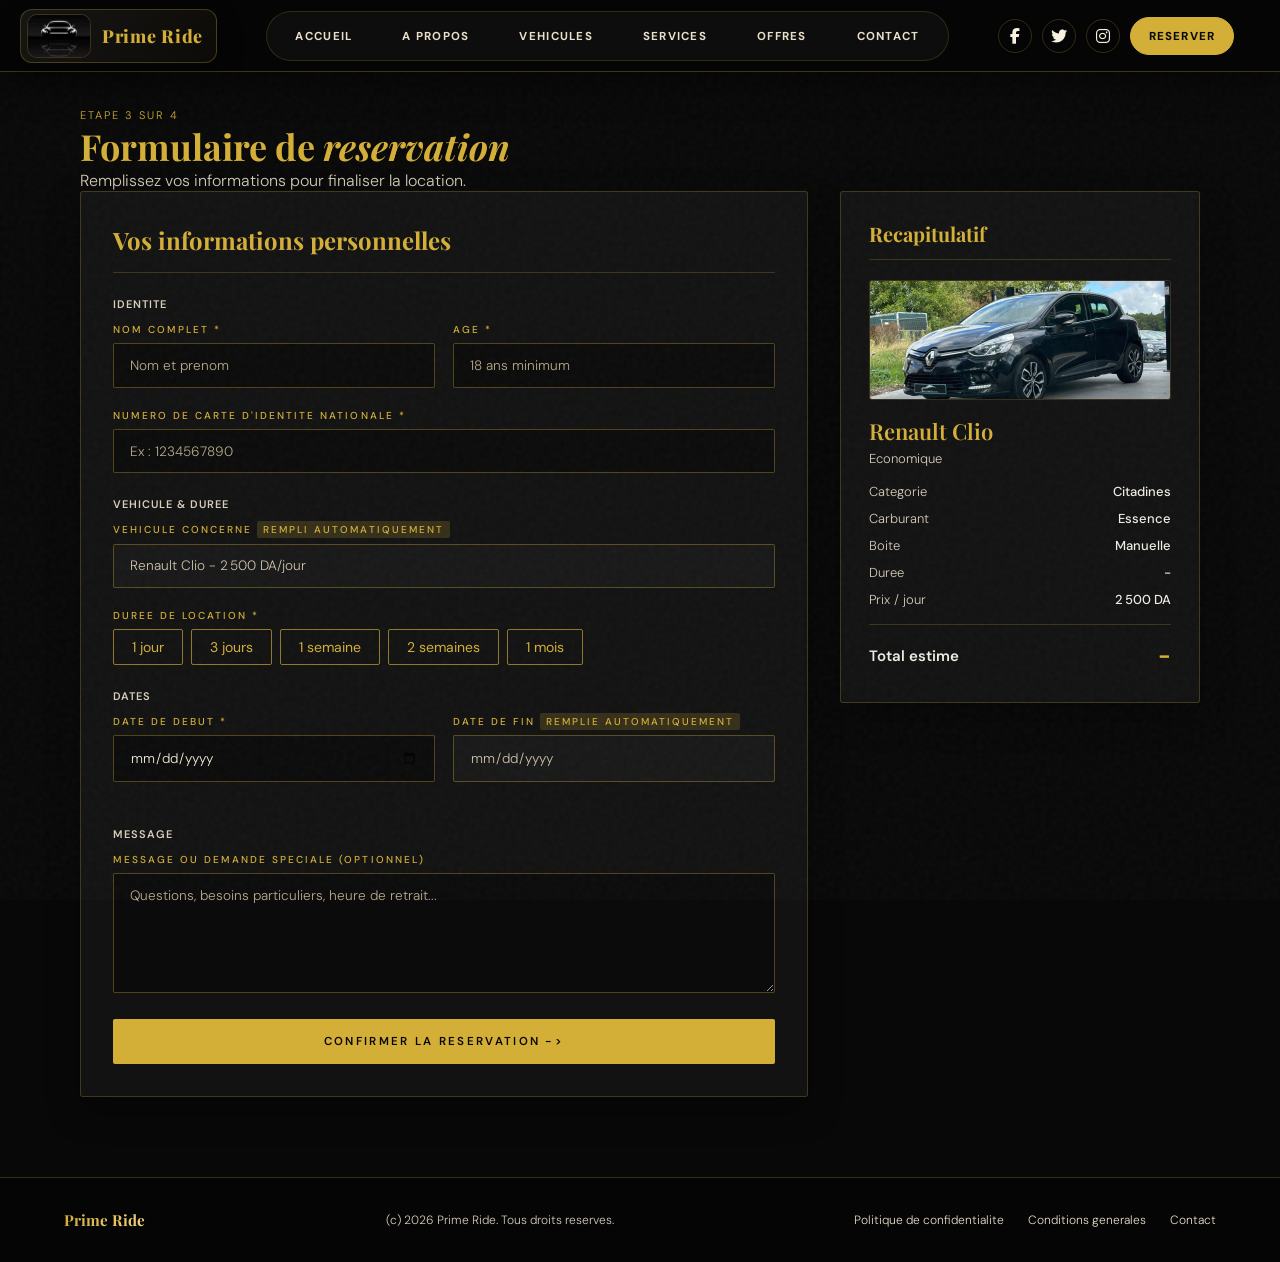
<file: reservation.html>
<!DOCTYPE html>
<html lang="fr">
<head>
  <meta charset="UTF-8"/>
  <meta name="viewport" content="width=device-width, initial-scale=1.0"/>
  <title>Prime Ride - Reservation</title>
  <link rel="stylesheet" href="https://cdnjs.cloudflare.com/ajax/libs/font-awesome/6.4.0/css/all.min.css">
  <link href="https://fonts.googleapis.com/css2?family=Playfair+Display:ital,wght@0,400;0,700;0,900;1,400&family=DM+Sans:wght@300;400;500&display=swap" rel="stylesheet">
  <style>
    *, *::before, *::after { box-sizing: border-box; margin: 0; padding: 0; }

    :root {
      --black:      #080808;
      --deep:       #0f1115;
      --card:       #13161c;
      --border:     rgba(255,255,255,0.06);
      --border2:    rgba(255,255,255,0.11);
      --gold:       #c8a45a;
      --gold-light: #e2c07a;
      --gold-dim:   rgba(200,164,90,0.18);
      --white:      #f0ece5;
      --muted:      #7a7a7a;
      --muted2:     #555;
      --font-d:     'Playfair Display', serif;
      --font-b:     'DM Sans', sans-serif;
    }

    html { scroll-behavior: smooth; }

    body {
      background: var(--black);
      color: var(--white);
      font-family: var(--font-b);
      font-weight: 300;
      min-height: 100vh;
      overflow-x: hidden;
    }

    body::after {
      content: '';
      position: fixed; inset: 0;
      background-image: url("data:image/svg+xml,%3Csvg viewBox='0 0 200 200' xmlns='http://www.w3.org/2000/svg'%3E%3Cfilter id='n'%3E%3CfeTurbulence type='fractalNoise' baseFrequency='0.85' numOctaves='4' stitchTiles='stitch'/%3E%3C/filter%3E%3Crect width='100%25' height='100%25' filter='url(%23n)' opacity='0.035'/%3E%3C/svg%3E");
      pointer-events: none;
      z-index: 999;
    }

    /* -- NAV -- */
    header {
      position: fixed; top: 0; left: 0; right: 0;
      z-index: 100;
      padding: 0 5%;
      background: rgba(8,8,8,0.88);
      backdrop-filter: blur(20px);
      border-bottom: 1px solid var(--border);
    }

    nav {
      display: flex;
      align-items: center;
      justify-content: space-between;
      height: 70px;
    }

    .nav-logo {
      display: flex;
      align-items: center;
      gap: 12px;
      text-decoration: none;
    }

    .nav-logo__car {
      width: 72px;
      height: 28px;
      flex-shrink: 0;
      display: flex;
      align-items: center;
    }

    .nav-logo__car svg {
      width: 100%;
      height: 100%;
    }

    .nav-logo__name {
      font-family: var(--font-d);
      font-size: 1.1rem;
      font-weight: 700;
      letter-spacing: 0.04em;
      background: linear-gradient(90deg, var(--gold), var(--gold-light));
      -webkit-background-clip: text;
      -webkit-text-fill-color: transparent;
      background-clip: text;
    }

    .menu { display: flex; gap: 2rem; }

    .menu a {
      color: var(--muted);
      text-decoration: none;
      font-size: 0.78rem;
      letter-spacing: 0.14em;
      text-transform: uppercase;
      font-weight: 500;
      transition: color 0.25s;
      position: relative;
    }

    .menu a::after {
      content: '';
      position: absolute;
      bottom: -4px; left: 0;
      width: 0; height: 1px;
      background: var(--gold);
      transition: width 0.3s;
    }

    .menu a:hover { color: var(--white); }
    .menu a:hover::after { width: 100%; }
    .menu a.active { color: var(--gold); }
    .menu a.active::after { width: 100%; }

    .nav-right {
      display: flex;
      align-items: center;
      gap: 1.2rem;
    }

    .nav-right .social-icon {
      color: var(--muted2);
      font-size: 0.82rem;
      text-decoration: none;
      transition: color 0.25s;
    }
    .nav-right .social-icon:hover { color: var(--gold); }

    .login-btn {
      background: transparent;
      border: 1px solid rgba(200,164,90,0.4);
      color: var(--gold);
      padding: 0.45rem 1.2rem;
      font-family: var(--font-b);
      font-size: 0.72rem;
      font-weight: 500;
      letter-spacing: 0.14em;
      text-transform: uppercase;
      border-radius: 2px;
      cursor: pointer;
      text-decoration: none;
      transition: background 0.25s, border-color 0.25s;
    }
    .login-btn:hover { background: var(--gold-dim); border-color: var(--gold); }

    /* -- HERO -- */
    .hero {
      padding-top: 70px;
      min-height: 280px;
      display: flex;
      flex-direction: column;
      justify-content: flex-end;
      padding-bottom: 3rem;
      padding-left: 5%;
      background: linear-gradient(140deg, #0c0a07 0%, #151109 55%, #080808 100%);
      border-bottom: 1px solid var(--border);
      position: relative;
      overflow: hidden;
    }

    .hero__car-bg {
      position: absolute;
      right: 3%;
      bottom: -10px;
      width: 480px;
      opacity: 0.07;
      pointer-events: none;
      user-select: none;
    }

    .hero__bg-text {
      position: absolute;
      right: -3rem; bottom: -2rem;
      font-family: var(--font-d);
      font-size: 13rem;
      font-weight: 900;
      font-style: italic;
      color: rgba(200,164,90,0.03);
      letter-spacing: -0.03em;
      user-select: none;
      line-height: 1;
      white-space: nowrap;
    }

    .hero__line {
      width: 36px; height: 1px;
      background: var(--gold);
      margin-bottom: 1rem;
      opacity: 0;
      animation: fadeUp 0.6s 0.1s ease forwards;
    }

    .hero__tag {
      font-size: 0.68rem;
      letter-spacing: 0.3em;
      text-transform: uppercase;
      color: var(--gold);
      margin-bottom: 0.7rem;
      opacity: 0;
      animation: fadeUp 0.6s 0.2s ease forwards;
    }

    .hero h1 {
      font-family: var(--font-d);
      font-size: clamp(2.4rem, 5vw, 4rem);
      font-weight: 700;
      line-height: 1.05;
      color: var(--white);
      opacity: 0;
      animation: fadeUp 0.6s 0.3s ease forwards;
    }

    .hero h1 em {
      font-style: italic;
      background: linear-gradient(90deg, var(--gold), var(--gold-light));
      -webkit-background-clip: text;
      -webkit-text-fill-color: transparent;
      background-clip: text;
    }

    /* -- BRAND BUTTON -- */
    .brand-btn-wrap {
      padding: 4rem 5% 0;
      display: flex;
      align-items: center;
      gap: 3rem;
      opacity: 0;
      animation: fadeUp 0.7s 0.5s ease forwards;
    }

    .pr-btn {
      position: relative;
      display: inline-flex;
      align-items: center;
      gap: 14px;
      padding: 0;
      background: none;
      border: none;
      cursor: pointer;
      outline: none;
    }

    .pr-btn__dash {
      width: 28px; height: 1px;
      background: rgba(200,164,90,0.5);
      flex-shrink: 0;
    }

    .pr-btn__track { position: relative; }

    .pr-btn__text {
      display: block;
      font-family: var(--font-d);
      font-size: 2.4rem;
      font-weight: 700;
      letter-spacing: 0.12em;
      text-transform: uppercase;
      background: linear-gradient(90deg, #c8a45a, #e2c07a, #c8a45a);
      -webkit-background-clip: text;
      -webkit-text-fill-color: transparent;
      background-clip: text;
      white-space: nowrap;
    }

    .pr-btn__line {
      position: absolute;
      bottom: -6px; left: 0;
      height: 1px; width: 100%;
      background: linear-gradient(90deg, #c8a45a, transparent);
    }

    .pr-sub {
      font-family: var(--font-b);
      font-size: 0.62rem;
      letter-spacing: 0.35em;
      text-transform: uppercase;
      color: rgba(200,164,90,0.45);
    }

    /* -- CONTACT SECTION -- */
    .contact-section {
      padding: 5rem 5%;
      position: relative;
      z-index: 1;
    }

    .contact-grid {
      display: grid;
      grid-template-columns: 1fr 1.55fr;
      gap: 2.5rem;
      max-width: 1100px;
      margin: 0 auto;
      align-items: start;
    }

    .contact-info {
      background: var(--card);
      border: 1px solid var(--border);
      border-radius: 3px;
      padding: 2.8rem 2.2rem;
      position: sticky;
      top: 82px;
      opacity: 0;
      animation: fadeUp 0.65s 0.2s ease forwards;
    }

    .contact-info h2 {
      font-family: var(--font-d);
      font-size: 1.65rem;
      font-weight: 700;
      color: var(--white);
      margin-bottom: 0.5rem;
    }

    .contact-info > p {
      font-size: 0.85rem;
      color: var(--muted);
      line-height: 1.7;
      margin-bottom: 2.2rem;
    }

    .gold-rule {
      width: 36px; height: 1.5px;
      background: var(--gold);
      margin-bottom: 2.2rem;
    }

    .info-item {
      display: flex;
      gap: 1rem;
      align-items: flex-start;
      margin-bottom: 1.6rem;
    }

    .info-icon {
      width: 40px; height: 40px;
      border-radius: 50%;
      background: rgba(200,164,90,0.08);
      border: 1px solid rgba(200,164,90,0.18);
      display: flex; align-items: center; justify-content: center;
      color: var(--gold);
      font-size: 0.8rem;
      flex-shrink: 0;
      margin-top: 1px;
    }

    .info-item h4 {
      font-size: 0.65rem;
      letter-spacing: 0.2em;
      text-transform: uppercase;
      color: var(--gold);
      margin-bottom: 0.3rem;
      font-weight: 500;
    }

    .info-item p {
      font-size: 0.85rem;
      color: var(--muted);
      line-height: 1.65;
    }

    .info-social {
      display: flex;
      gap: 0.7rem;
      margin-top: 2.2rem;
      padding-top: 1.8rem;
      border-top: 1px solid var(--border);
    }

    .info-social a {
      width: 34px; height: 34px;
      border: 1px solid var(--border2);
      border-radius: 50%;
      display: flex; align-items: center; justify-content: center;
      color: var(--muted);
      font-size: 0.72rem;
      text-decoration: none;
      transition: all 0.25s;
    }

    .info-social a:hover {
      border-color: var(--gold);
      color: var(--gold);
      background: var(--gold-dim);
    }

    .contact-form {
      background: var(--card);
      border: 1px solid var(--border);
      border-radius: 3px;
      padding: 2.8rem 2.5rem;
      opacity: 0;
      animation: fadeUp 0.65s 0.35s ease forwards;
    }

    .contact-form h3 {
      font-family: var(--font-d);
      font-size: 1.45rem;
      font-weight: 700;
      color: var(--white);
      margin-bottom: 0.35rem;
    }

    .contact-form > p {
      font-size: 0.83rem;
      color: var(--muted);
      margin-bottom: 2.2rem;
    }

    .form-row {
      display: grid;
      grid-template-columns: 1fr 1fr;
      gap: 1.1rem;
    }

    .form-group { margin-bottom: 1.3rem; }

    .form-group label {
      display: block;
      font-size: 0.63rem;
      letter-spacing: 0.2em;
      text-transform: uppercase;
      color: var(--gold);
      margin-bottom: 0.45rem;
      font-weight: 500;
    }

    .form-group input,
    .form-group select,
    .form-group textarea {
      width: 100%;
      background: rgba(255,255,255,0.025);
      border: 1px solid var(--border);
      border-radius: 2px;
      color: var(--white);
      font-family: var(--font-b);
      font-size: 0.85rem;
      font-weight: 300;
      padding: 0.8rem 1rem;
      outline: none;
      transition: border-color 0.25s, background 0.25s;
      appearance: none;
    }

    .form-group select {
      background-image: url("data:image/svg+xml,%3Csvg xmlns='http://www.w3.org/2000/svg' width='10' height='6' viewBox='0 0 10 6'%3E%3Cpath d='M1 1l4 4 4-4' stroke='%237a7a7a' stroke-width='1.5' fill='none' stroke-linecap='round'/%3E%3C/svg%3E");
      background-repeat: no-repeat;
      background-position: right 1rem center;
      cursor: pointer;
    }

    .form-group input::placeholder,
    .form-group textarea::placeholder { color: rgba(122,122,122,0.45); }

    .form-group select option { background: var(--deep); }

    .form-group input:focus,
    .form-group select:focus,
    .form-group textarea:focus {
      border-color: rgba(200,164,90,0.5);
      background: rgba(200,164,90,0.03);
    }

    .form-group textarea { resize: vertical; min-height: 120px; }

    .submit-btn {
      width: 100%;
      background: var(--gold);
      color: var(--black);
      border: none;
      padding: 0.95rem;
      font-family: var(--font-b);
      font-size: 0.72rem;
      font-weight: 600;
      letter-spacing: 0.2em;
      text-transform: uppercase;
      border-radius: 2px;
      cursor: pointer;
      transition: background 0.25s, transform 0.15s;
      margin-top: 0.3rem;
      display: flex;
      align-items: center;
      justify-content: center;
      gap: 0.6rem;
    }

    .submit-btn:hover { background: var(--gold-light); transform: translateY(-1px); }
    .submit-btn:active { transform: translateY(0); }

    .success-msg {
      display: none;
      text-align: center;
      padding: 3rem 1rem;
    }

    .success-msg .check {
      width: 58px; height: 58px;
      border-radius: 50%;
      background: rgba(200,164,90,0.1);
      border: 1px solid var(--gold);
      display: flex; align-items: center; justify-content: center;
      color: var(--gold);
      font-size: 1.3rem;
      margin: 0 auto 1.2rem;
    }

    .success-msg h4 {
      font-family: var(--font-d);
      font-size: 1.3rem;
      color: var(--white);
      margin-bottom: 0.4rem;
    }

    .success-msg p { color: var(--muted); font-size: 0.83rem; }

    /* -- MAP -- */
    .map-section { padding: 0 5% 5rem; }
    .map-wrap { max-width: 1100px; margin: 0 auto; }

    .map-label {
      font-size: 0.63rem;
      letter-spacing: 0.25em;
      text-transform: uppercase;
      color: var(--gold);
      margin-bottom: 1rem;
      display: flex;
      align-items: center;
      gap: 0.7rem;
    }

    .map-label::after {
      content: '';
      flex: 1;
      height: 1px;
      background: var(--border2);
    }

    .map-container {
      border: 1px solid var(--border);
      border-radius: 3px;
      overflow: hidden;
      height: 240px;
      background: var(--card);
      display: flex;
      align-items: center;
      justify-content: center;
      position: relative;
    }

    .map-container::before {
      content: '';
      position: absolute; inset: 0;
      background-image:
        linear-gradient(rgba(200,164,90,0.04) 1px, transparent 1px),
        linear-gradient(90deg, rgba(200,164,90,0.04) 1px, transparent 1px);
      background-size: 40px 40px;
    }

    .map-inner { position: relative; text-align: center; color: var(--muted); }

    .map-inner i {
      font-size: 1.8rem;
      color: var(--gold);
      display: block;
      margin-bottom: 0.7rem;
    }

    .map-inner p { font-size: 0.82rem; }

    /* -- FOOTER -- */
    footer {
      border-top: 1px solid var(--border);
      padding: 2rem 5%;
      display: flex;
      align-items: center;
      justify-content: space-between;
    }

    .footer-logo {
      font-family: var(--font-d);
      font-size: 0.95rem;
      font-weight: 700;
      background: linear-gradient(90deg, var(--gold), var(--gold-light));
      -webkit-background-clip: text;
      -webkit-text-fill-color: transparent;
      background-clip: text;
    }

    footer p { font-size: 0.75rem; color: var(--muted2); }

    .footer-links { display: flex; gap: 1.5rem; }

    .footer-links a {
      font-size: 0.75rem;
      color: var(--muted2);
      text-decoration: none;
      transition: color 0.2s;
    }
    .footer-links a:hover { color: var(--gold); }

    /* -- ANIMATIONS -- */
    @keyframes fadeUp {
      from { opacity: 0; transform: translateY(20px); }
      to   { opacity: 1; transform: translateY(0); }
    }

    /* -- RESPONSIVE -- */
    @media (max-width: 820px) {
      .contact-grid { grid-template-columns: 1fr; }
      .contact-info { position: static; }
      .form-row { grid-template-columns: 1fr; }
      .menu { display: none; }
      .brand-btn-wrap { flex-direction: column; align-items: flex-start; gap: 1rem; }
      footer { flex-direction: column; gap: 1.2rem; text-align: center; }
      .footer-links { justify-content: center; }
      .hero__car-bg { width: 260px; opacity: 0.05; }
    }
  </style>
  <script src="script.js"></script>
  <style>
    .layout {
      display: grid;
      grid-template-columns: 1fr 360px;
      gap: 2rem;
      align-items: start;
    }

    /* -- Formulaire ------------------------ */
    .form-card {
      background: var(--card);
      border: 1px solid var(--border);
      border-radius: 3px;
      padding: 2rem;
    }
    .form-card h2 { font-family: var(--font-d); font-size: 24px; color: var(--gold); margin-bottom: 1.5rem; padding-bottom: 1rem; border-bottom: 1px solid var(--border); }
    .section-label {
      font-size: 11px; font-weight: 600; text-transform: uppercase;
      letter-spacing: 1px; color: var(--gold-light);
      margin: 1.5rem 0 0.75rem;
    }
    .section-label:first-of-type { margin-top: 0; }

    /* -- Duree ----------------------------- */
    .dur-grid { display: flex; flex-wrap: wrap; gap: 8px; margin-bottom: 0.5rem; }
    .dur-btn {
      padding: 8px 18px; border-radius: 2px;
      border: 1px solid var(--border);
      background: rgba(255,255,255,0.025); color: var(--muted);
      font-family: var(--font-b); font-size: 14px;
      cursor: pointer; transition: all 0.15s;
    }
    .dur-btn:hover { border-color: var(--gold); color: var(--gold); background: rgba(200,164,90,0.03); }
    .dur-btn.selected { background: var(--gold); color: var(--black); border-color: var(--gold); }

    /* -- Resume sidebar -------------------- */
    .summary-card {
      background: var(--card);
      border: 1px solid var(--border);
      border-radius: 3px;
      padding: 1.75rem;
      position: sticky;
      top: 90px;
    }
    .summary-card h3 { font-family: var(--font-d); font-size: 20px; color: var(--white); margin-bottom: 1.25rem; padding-bottom: 0.75rem; border-bottom: 1px solid var(--border); }
    .summary-car-thumb {
      width: 100%; height: 120px;
      background: var(--deep);
      border: 1px solid var(--border);
      border-radius: 3px;
      display: flex; align-items: center; justify-content: center;
      font-size: 48px; margin-bottom: 1rem;
    }
    .summary-name { font-family: var(--font-d); font-size: 22px; font-weight: 600; color: var(--gold); margin-bottom: 4px; }
    .summary-cat  { font-size: 13px; color: var(--muted); margin-bottom: 1rem; }
    .summary-rows { display: flex; flex-direction: column; gap: 10px; }
    .summary-row  { display: flex; justify-content: space-between; font-size: 13px; }
    .summary-row .lbl { color: var(--muted); }
    .summary-row .val { font-weight: 500; color: var(--white); text-align: right; max-width: 180px; }
    .divider { border: none; border-top: 1px solid var(--border); margin: 1rem 0; }
    .total-row { display: flex; justify-content: space-between; align-items: center; }
    .total-row .lbl { font-size: 15px; font-weight: 600; color: var(--white); }
    .total-row .val { font-size: 22px; font-weight: 700; font-family: var(--font-b); color: var(--gold); }
    .total-note { font-size: 11px; color: var(--muted); margin-top: 4px; text-align: right; }

    /* -- Validation error ------------------ */
    .error-msg { color: #E24B4A; font-size: 12px; margin-top: 4px; display: none; }
    input.error, textarea.error { border-color: #E24B4A !important; }

    @media(max-width:750px){
      .layout { grid-template-columns: 1fr; }
      .summary-card { position: static; order: -1; }
    }
  </style>
  <link rel="stylesheet" href="theme.css">
</head>
<body>

  <header>
    <nav style="border-bottom:none; backdrop-filter:none; background:transparent;">
      <a class="logo site-logo" href="index.html" aria-label="Prime Ride - Accueil">
        <img src="img/logoimg.jfif" alt="Logo Prime Ride">
        <span>Prime Ride</span>
      </a>
      <div class="menu">
        <a href="index.html">Accueil</a>
        <a href="about.html">A propos</a>
        <a href="vehicules.html">Vehicules</a>
        <a href="index.html#services">Services</a>
        <a href="index.html#specials">Offres</a>
        <a href="contact.html">Contact</a>
      </div>

      <div class="social">
        <a href="#"><i class="fa-brands fa-facebook-f"></i></a>
        <a href="#"><i class="fa-brands fa-twitter"></i></a>
        <a href="#"><i class="fa-brands fa-instagram"></i></a>
        <a href="vehicules.html" class="book-now-btn">Reserver</a>
      </div>
    </nav>
  </header>

<div class="wrapper">

  <div class="page-header" style="margin-top: 120px;">
    <p class="eyebrow" style="color: var(--gold); font-size: 11px; letter-spacing: 2px; text-transform: uppercase;">Etape 3 sur 4</p>
    <h1 style="font-family: var(--font-d); font-size: 36px;">Formulaire de <span style="color: var(--gold); font-style: italic;">reservation</span></h1>
    <p style="color: var(--muted);">Remplissez vos informations pour finaliser la location.</p>
  </div>

  <div class="layout">

    <!-- -- FORMULAIRE -- -->
    <div class="form-card">

      <h2>Vos informations personnelles</h2>

      <p class="section-label">Identite</p>

      <div class="form-row">
        <div class="form-group">
          <label for="f-nom">Nom complet <span class="required">*</span></label>
          <input type="text" id="f-nom" placeholder="Nom et prenom" style="background: rgba(255,255,255,0.025); border: 1px solid var(--border); color: var(--white); padding: 0.8rem 1rem; border-radius: 2px; width: 100%; font-family: var(--font-b); font-weight: 300;"/>
          <p class="error-msg" id="err-nom">Veuillez entrer votre nom complet.</p>
        </div>
        <div class="form-group">
          <label for="f-age">Age <span class="required">*</span></label>
          <input type="number" id="f-age" placeholder="18 ans minimum" min="18" max="90" style="background: rgba(255,255,255,0.025); border: 1px solid var(--border); color: var(--white); padding: 0.8rem 1rem; border-radius: 2px; width: 100%; font-family: var(--font-b); font-weight: 300;"/>
          <p class="error-msg" id="err-age">Age minimum requis : 18 ans.</p>
        </div>
      </div>

      <div class="form-group">
        <label for="f-cin">Numero de carte d'identite nationale <span class="required">*</span></label>
        <input type="text" id="f-cin" placeholder="Ex : 1234567890" style="background: rgba(255,255,255,0.025); border: 1px solid var(--border); color: var(--white); padding: 0.8rem 1rem; border-radius: 2px; width: 100%; font-family: var(--font-b); font-weight: 300;"/>
        <p class="error-msg" id="err-cin">Veuillez entrer votre numero CIN.</p>
      </div>

      <p class="section-label">Vehicule & duree</p>

      <div class="form-group">
        <label>Vehicule concerne <span class="auto-tag" style="background: var(--gold-dim); color: var(--gold); padding: 2px 6px; border-radius: 2px; font-size: 10px;">rempli automatiquement</span></label>
        <input type="text" id="f-vehicule" disabled style="background: var(--deep); border: 1px solid var(--border); color: var(--muted); padding: 0.8rem 1rem; border-radius: 2px; width: 100%; font-family: var(--font-b); font-weight: 300;"/>
      </div>

      <div class="form-group">
        <label>Duree de location <span class="required">*</span></label>
        <div class="dur-grid" id="dur-grid"></div>
        <input type="hidden" id="f-duree"/>
        <p class="error-msg" id="err-duree">Veuillez choisir une duree.</p>
      </div>

      <p class="section-label">Dates</p>

      <div class="form-row">
        <div class="form-group">
          <label for="f-debut">Date de debut <span class="required">*</span></label>
          <input type="date" id="f-debut" style="background: rgba(255,255,255,0.025); border: 1px solid var(--border); color: var(--white); padding: 0.8rem 1rem; border-radius: 2px; width: 100%; font-family: var(--font-b); font-weight: 300;"/>
          <p class="error-msg" id="err-debut">Veuillez choisir une date de debut.</p>
        </div>
        <div class="form-group">
          <label>Date de fin <span class="auto-tag" style="background: var(--gold-dim); color: var(--gold); padding: 2px 6px; border-radius: 2px; font-size: 10px;">remplie automatiquement</span></label>
          <input type="date" id="f-fin" disabled style="background: var(--deep); border: 1px solid var(--border); color: var(--muted); padding: 0.8rem 1rem; border-radius: 2px; width: 100%; font-family: var(--font-b); font-weight: 300;"/>
        </div>
      </div>

      <p class="section-label">Message</p>

      <div class="form-group">
        <label for="f-msg">Message ou demande speciale (optionnel)</label>
        <textarea id="f-msg" placeholder="Questions, besoins particuliers, heure de retrait..." style="background: rgba(255,255,255,0.025); border: 1px solid var(--border); color: var(--white); padding: 0.8rem 1rem; border-radius: 2px; width: 100%; font-family: var(--font-b); font-weight: 300; min-height: 120px;"></textarea>
      </div>

      <button class="submit-btn" onclick="submitForm()">
        Confirmer la reservation ->
      </button>

    </div>

    <!-- -- RESUME SIDEBAR -- -->
    <div class="summary-card">
      <h3>Recapitulatif</h3>
      <div class="summary-car-thumb" style="background:transparent;"><img id="s-img" src="img/audi-r8.jpg" alt="Vehicule"></div>
      <p class="summary-name" id="s-name">-</p>
      <p class="summary-cat"  id="s-cat">-</p>
      <div class="summary-rows">
        <div class="summary-row"><span class="lbl">Categorie</span><span class="val" id="s-cat2">-</span></div>
        <div class="summary-row"><span class="lbl">Carburant</span><span class="val" id="s-fuel">-</span></div>
        <div class="summary-row"><span class="lbl">Boite</span><span class="val" id="s-gearbox">-</span></div>
        <div class="summary-row"><span class="lbl">Duree</span><span class="val" id="s-duree">-</span></div>
        <div class="summary-row"><span class="lbl">Prix / jour</span><span class="val" id="s-prixj">-</span></div>
      </div>
      <hr class="divider"/>
      <div class="total-row">
        <span class="lbl">Total estime</span>
        <span class="val" id="s-total">-</span>
      </div>
      <p class="total-note" id="s-total-note"></p>
    </div>

  </div>
</div>

  <!-- ---------- FOOTER ---------- -->
  <footer>
    <span class="footer-logo">Prime Ride</span>
    <p>(c) 2026 Prime Ride. Tous droits reserves.</p>
    <div class="footer-links">
      <a href="#">Politique de confidentialite</a>
      <a href="#">Conditions generales</a>
      <a href="contact.html">Contact</a>
    </div>
  </footer>

<script>
/* -- Donnees --------------------------- */
const CARS = {
  citadine: {
    label:'Citadines',
    vehicles: {
      c1:{ name:'Renault Clio',   icon:'img/Renault Clio.jpg', price:2500, badge:'Economique', fuel:'Essence', gearbox:'Manuelle'   },
      c2:{ name:'Peugeot 208',    icon:'img/Peugeot 208.jpg', price:2800, badge:'Populaire',  fuel:'Diesel',  gearbox:'Automatique'},
      c3:{ name:'Dacia Sandero',  icon:'img/dacia sandero.jpg', price:1900, badge:'Budget',     fuel:'Essence', gearbox:'Manuelle'   },
      c4:{ name:'Hyundai i10',    icon:'img/Hyundai i10.jpg', price:1700, badge:'Mini',       fuel:'Essence', gearbox:'Manuelle'   },
      c5:{ name:'Fiat 500',       icon:'img/fiat 500.jpeg', price:1800, badge:'Style',       fuel:'Essence', gearbox:'Manuelle'   },
      c6:{ name:'Volkswagen Polo',icon:'img/Volkswagen Polo.jpg', price:2200, badge:'Fiable',     fuel:'Diesel',  gearbox:'Manuelle'   },
    }
  },
  suv: {
    label:'SUV',
    vehicles: {
      s1:{ name:'Toyota RAV4',    icon:'img/toyota RAV4.jpg', price:5500, badge:'Famille',    fuel:'Hybride', gearbox:'Automatique'},
      s2:{ name:'Hyundai Tucson', icon:'img/Hyundai Tucson.jpg', price:4800, badge:'Confort',    fuel:'Diesel',  gearbox:'Automatique'},
      s3:{ name:'Dacia Duster',   icon:'img/dacia duster.jpg', price:3500, badge:'Aventure',   fuel:'Essence', gearbox:'Manuelle'   },
      s4:{ name:'Peugeot 3008',   icon:'img/Peugeot 3008.jpg', price:5200, badge:'Premium',    fuel:'Diesel',  gearbox:'Automatique'},
      s5:{ name:'Nissan Qashqai', icon:'img/Nissan Qashqai.jpg', price:4200, badge:'Polyvalent', fuel:'Essence', gearbox:'Automatique'},
      s6:{ name:'Kia Sportage',   icon:'img/Kia Sportage.jpg', price:4600, badge:'Moderne',   fuel:'Hybride', gearbox:'Automatique'},
    }
  },
  berline: {
    label:'Berlines',
    vehicles: {
      b1:{ name:'Mercedes Classe C', icon:'img/mercedes classe c.jpg', price:8000, badge:'Prestige', fuel:'Essence', gearbox:'Automatique'},
      b2:{ name:'BMW Serie 3',       icon:'img/BMW serie3.jpg', price:7500, badge:'Sportive', fuel:'Diesel',  gearbox:'Automatique'},
      b3:{ name:'Toyota Camry',      icon:'img/toyota camry.jpg', price:4500, badge:'Fiable',   fuel:'Hybride', gearbox:'Automatique'},
      b4:{ name:'Audi A4',          icon:'img/Audi A4.jpg', price:6800, badge:'Technologie', fuel:'Diesel',  gearbox:'Automatique'},
      b5:{ name:'Peugeot 508',     icon:'img/Peugeot 508.jpg', price:4200, badge:'Elegance', fuel:'Diesel',  gearbox:'Automatique'},
      b6:{ name:'Volkswagen Passat',icon:'img/Volkswagen Passat.jpg', price:3900, badge:'Confort', fuel:'Essence', gearbox:'Automatique'},
    }
  },
  utilitaire: {
    label:'Utilitaires',
    vehicles: {
      u1:{ name:'Renault Trafic',  icon:'img/renault trafic.jpg', price:6000, badge:'Grand volume', fuel:'Diesel', gearbox:'Manuelle'},
      u2:{ name:'Peugeot Partner', icon:'img/peugeot partner.jpg', price:3800, badge:'Compact',      fuel:'Diesel', gearbox:'Manuelle'},
      u3:{ name:'Ford Transit',    icon:'img/ford transit.jpg', price:6500, badge:'Robuste',      fuel:'Diesel', gearbox:'Manuelle'},
      u4:{ name:'Citroen Berlingo',icon:'img/citroen Berlingo.jpg', price:3200, badge:'Pratique',     fuel:'Diesel', gearbox:'Manuelle'},
      u5:{ name:'Mercedes Vito',  icon:'img/mercedes vito.jpg', price:7200, badge:'Premium',     fuel:'Diesel', gearbox:'Automatique'},
      u6:{ name:'Fiat Ducato',    icon:'img/Fiat Ducato.jpg', price:5800, badge:'Spacieux',     fuel:'Diesel', gearbox:'Manuelle'},
    }
  }
};

const DURATIONS = [
  { label:'1 jour',     days:1  },
  { label:'3 jours',    days:3  },
  { label:'1 semaine',  days:7  },
  { label:'2 semaines', days:14 },
  { label:'1 mois',     days:30 },
];

/* -- Init ------------------------------ */
const params  = new URLSearchParams(window.location.search);
const catKey  = params.get('cat') || 'citadine';
const carId   = params.get('id')  || 'c1';
const catData = CARS[catKey] || CARS['citadine'];
const car     = catData.vehicles[carId] || Object.values(catData.vehicles)[0];

let selectedDuration = null;

/* Lien retour (removed with old nav) */
// document.getElementById('back-link').href = `vehicules.html?cat=${catKey}`;

/* Champ vehicule auto */
document.getElementById('f-vehicule').value = `${car.name} - ${car.price.toLocaleString('fr-DZ')} DA/jour`;

/* Sidebar */
document.getElementById('s-img').src = car.icon;
document.getElementById('s-name').textContent    = car.name;
document.getElementById('s-cat').textContent     = car.badge;
document.getElementById('s-cat2').textContent    = catData.label;
document.getElementById('s-fuel').textContent    = car.fuel;
document.getElementById('s-gearbox').textContent = car.gearbox;
document.getElementById('s-prixj').textContent   = car.price.toLocaleString('fr-DZ') + ' DA';

/* Boutons duree */
const durGrid = document.getElementById('dur-grid');
DURATIONS.forEach(dur => {
  const btn = document.createElement('button');
  btn.type = 'button';
  btn.className = 'dur-btn';
  btn.textContent = dur.label;
  btn.onclick = () => {
    selectedDuration = dur;
    document.querySelectorAll('.dur-btn').forEach(b => b.classList.remove('selected'));
    btn.classList.add('selected');
    document.getElementById('f-duree').value = dur.label;
    document.getElementById('s-duree').textContent = dur.label;
    updateTotal();
    updateEndDate();
    document.getElementById('err-duree').style.display = 'none';
  };
  durGrid.appendChild(btn);
});

/* Date de fin automatique */
document.getElementById('f-debut').addEventListener('change', function () {
  updateEndDate();
});

function updateEndDate() {
  const debut = document.getElementById('f-debut').value;
  if (!debut || !selectedDuration) return;
  const d = new Date(debut);
  d.setDate(d.getDate() + selectedDuration.days);
  const yyyy = d.getFullYear();
  const mm   = String(d.getMonth()+1).padStart(2,'0');
  const dd   = String(d.getDate()).padStart(2,'0');
  document.getElementById('f-fin').value = `${yyyy}-${mm}-${dd}`;
  updateTotal();
}

function updateTotal() {
  if (!selectedDuration) return;
  const total = car.price * selectedDuration.days;
  document.getElementById('s-total').textContent = total.toLocaleString('fr-DZ') + ' DA';
  document.getElementById('s-total-note').textContent =
    `${car.price.toLocaleString('fr-DZ')} DA x ${selectedDuration.days} jour${selectedDuration.days>1?'s':''}`;
}

/* Date min = aujourd'hui */
const today = new Date().toISOString().split('T')[0];
document.getElementById('f-debut').min = today;

/* -- Validation & soumission ----------- */
function showError(id, errId) {
  document.getElementById(id).classList.add('error');
  document.getElementById(errId).style.display = 'block';
}
function clearError(id, errId) {
  document.getElementById(id).classList.remove('error');
  document.getElementById(errId).style.display = 'none';
}

function submitForm() {
  let ok = true;

  const nom = document.getElementById('f-nom').value.trim();
  const age = parseInt(document.getElementById('f-age').value);
  const cin = document.getElementById('f-cin').value.trim();
  const debut = document.getElementById('f-debut').value;

  if (!nom)      { showError('f-nom','err-nom'); ok=false; } else clearError('f-nom','err-nom');
  if (!age||age<18){ showError('f-age','err-age'); ok=false; } else clearError('f-age','err-age');
  if (!cin)      { showError('f-cin','err-cin'); ok=false; } else clearError('f-cin','err-cin');
  if (!selectedDuration){ document.getElementById('err-duree').style.display='block'; ok=false; }
  else { document.getElementById('err-duree').style.display='none'; }
  if (!debut)    { showError('f-debut','err-debut'); ok=false; } else clearError('f-debut','err-debut');

  if (!ok) return;

  /* Sauvegarder pour la page de confirmation */
  const data = {
    nom, age, cin,
    vehicule: car.name,
    icon: car.icon,
    categorie: catData.label,
    duree: selectedDuration.label,
    jours: selectedDuration.days,
    debut: debut,
    fin: document.getElementById('f-fin').value,
    prix: car.price,
    total: car.price * selectedDuration.days,
    message: document.getElementById('f-msg').value
  };
  sessionStorage.setItem('reservation', JSON.stringify(data));
  window.location.href = 'merci.html';
}
</script>

</body>
</html>
</file>
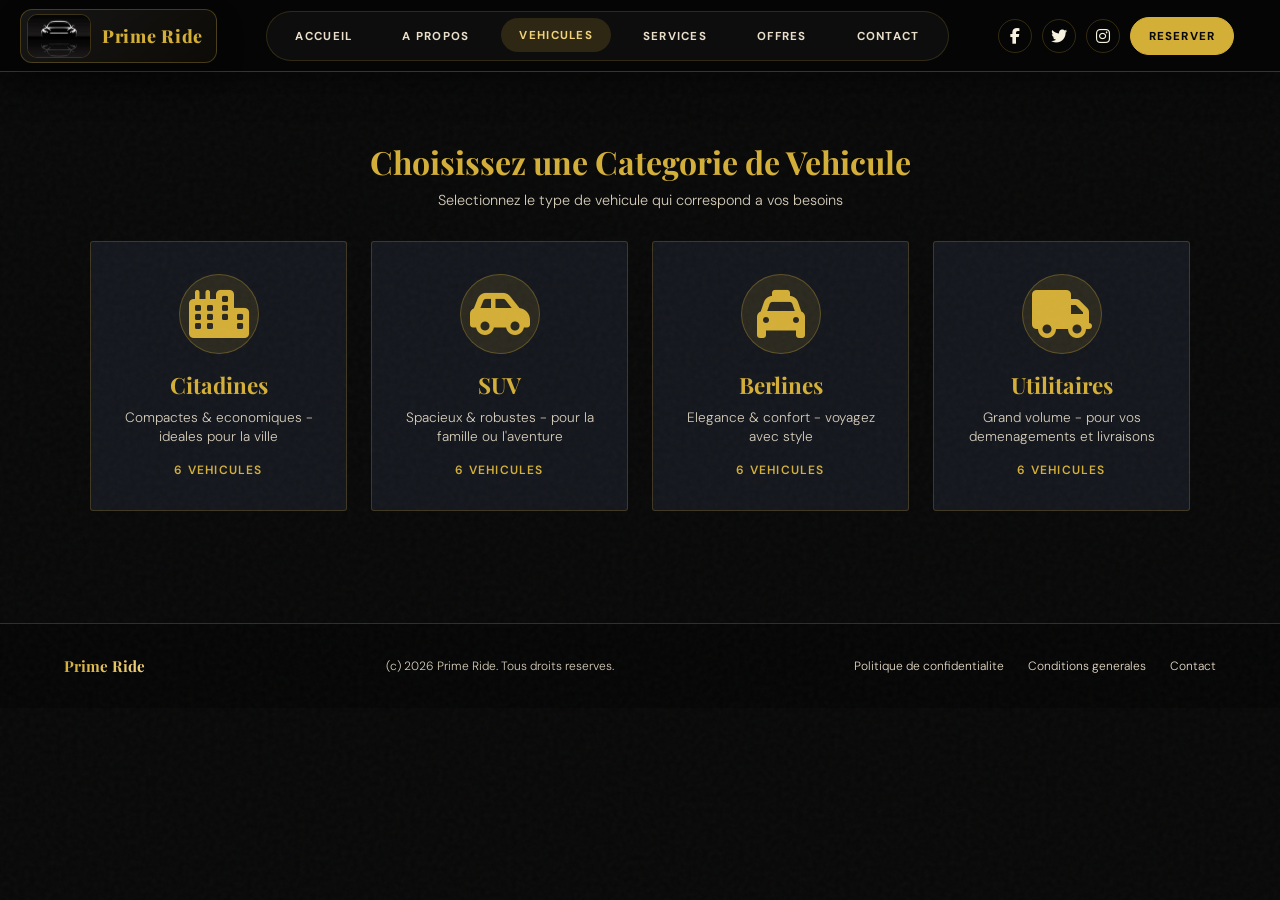
<file: vehicules.html>
<!DOCTYPE html>
<html lang="fr">
<head>
  <meta charset="UTF-8"/>
  <meta name="viewport" content="width=device-width, initial-scale=1.0"/>
  <title>Prime Ride - Vehicules</title>
  <link rel="stylesheet" href="https://cdnjs.cloudflare.com/ajax/libs/font-awesome/6.4.0/css/all.min.css">
  <link href="https://fonts.googleapis.com/css2?family=Playfair+Display:ital,wght@0,400;0,700;0,900;1,400&family=DM+Sans:wght@300;400;500&display=swap" rel="stylesheet">
  <style>
    *, *::before, *::after { box-sizing: border-box; margin: 0; padding: 0; }

    :root {
      --black:      #080808;
      --deep:       #0f1115;
      --card:       #13161c;
      --border:     rgba(255,255,255,0.06);
      --border2:    rgba(255,255,255,0.11);
      --gold:       #c8a45a;
      --gold-light: #e2c07a;
      --gold-dim:   rgba(200,164,90,0.18);
      --white:      #f0ece5;
      --muted:      #7a7a7a;
      --muted2:     #555;
      --font-d:     'Playfair Display', serif;
      --font-b:     'DM Sans', sans-serif;
    }

    html { scroll-behavior: smooth; }

    body {
      background: var(--black);
      color: var(--white);
      font-family: var(--font-b);
      font-weight: 300;
      min-height: 100vh;
      overflow-x: hidden;
    }

    body::after {
      content: '';
      position: fixed; inset: 0;
      background-image: url("data:image/svg+xml,%3Csvg viewBox='0 0 200 200' xmlns='http://www.w3.org/2000/svg'%3E%3Cfilter id='n'%3E%3CfeTurbulence type='fractalNoise' baseFrequency='0.85' numOctaves='4' stitchTiles='stitch'/%3E%3C/filter%3E%3Crect width='100%25' height='100%25' filter='url(%23n)' opacity='0.035'/%3E%3C/svg%3E");
      pointer-events: none;
      z-index: 999;
    }

    /* -- NAV -- */
    header {
      position: fixed; top: 0; left: 0; right: 0;
      z-index: 100;
      padding: 0 5%;
      background: rgba(8,8,8,0.88);
      backdrop-filter: blur(20px);
      border-bottom: 1px solid var(--border);
    }

    nav {
      display: flex;
      align-items: center;
      justify-content: space-between;
      height: 70px;
    }

    .nav-logo {
      display: flex;
      align-items: center;
      gap: 12px;
      text-decoration: none;
    }

    .nav-logo__car {
      width: 72px;
      height: 28px;
      flex-shrink: 0;
      display: flex;
      align-items: center;
    }

    .nav-logo__car svg {
      width: 100%;
      height: 100%;
    }

    .nav-logo__name {
      font-family: var(--font-d);
      font-size: 1.1rem;
      font-weight: 700;
      letter-spacing: 0.04em;
      background: linear-gradient(90deg, var(--gold), var(--gold-light));
      -webkit-background-clip: text;
      -webkit-text-fill-color: transparent;
      background-clip: text;
    }

    .menu { display: flex; gap: 2rem; }

    .menu a {
      color: var(--muted);
      text-decoration: none;
      font-size: 0.78rem;
      letter-spacing: 0.14em;
      text-transform: uppercase;
      font-weight: 500;
      transition: color 0.25s;
      position: relative;
    }

    .menu a::after {
      content: '';
      position: absolute;
      bottom: -4px; left: 0;
      width: 0; height: 1px;
      background: var(--gold);
      transition: width 0.3s;
    }

    .menu a:hover { color: var(--white); }
    .menu a:hover::after { width: 100%; }
    .menu a.active { color: var(--gold); }
    .menu a.active::after { width: 100%; }

    .nav-right {
      display: flex;
      align-items: center;
      gap: 1.2rem;
    }

    .nav-right .social-icon {
      color: var(--muted2);
      font-size: 0.82rem;
      text-decoration: none;
      transition: color 0.25s;
    }
    .nav-right .social-icon:hover { color: var(--gold); }

    .login-btn {
      background: transparent;
      border: 1px solid rgba(200,164,90,0.4);
      color: var(--gold);
      padding: 0.45rem 1.2rem;
      font-family: var(--font-b);
      font-size: 0.72rem;
      font-weight: 500;
      letter-spacing: 0.14em;
      text-transform: uppercase;
      border-radius: 2px;
      cursor: pointer;
      text-decoration: none;
      transition: background 0.25s, border-color 0.25s;
    }
    .login-btn:hover { background: var(--gold-dim); border-color: var(--gold); }

    /* -- HERO -- */
    .hero {
      padding-top: 70px;
      min-height: 280px;
      display: flex;
      flex-direction: column;
      justify-content: flex-end;
      padding-bottom: 3rem;
      padding-left: 5%;
      background: linear-gradient(140deg, #0c0a07 0%, #151109 55%, #080808 100%);
      border-bottom: 1px solid var(--border);
      position: relative;
      overflow: hidden;
    }

    .hero__car-bg {
      position: absolute;
      right: 3%;
      bottom: -10px;
      width: 480px;
      opacity: 0.07;
      pointer-events: none;
      user-select: none;
    }

    .hero__bg-text {
      position: absolute;
      right: -3rem; bottom: -2rem;
      font-family: var(--font-d);
      font-size: 13rem;
      font-weight: 900;
      font-style: italic;
      color: rgba(200,164,90,0.03);
      letter-spacing: -0.03em;
      user-select: none;
      line-height: 1;
      white-space: nowrap;
    }

    .hero__line {
      width: 36px; height: 1px;
      background: var(--gold);
      margin-bottom: 1rem;
      opacity: 0;
      animation: fadeUp 0.6s 0.1s ease forwards;
    }

    .hero__tag {
      font-size: 0.68rem;
      letter-spacing: 0.3em;
      text-transform: uppercase;
      color: var(--gold);
      margin-bottom: 0.7rem;
      opacity: 0;
      animation: fadeUp 0.6s 0.2s ease forwards;
    }

    .hero h1 {
      font-family: var(--font-d);
      font-size: clamp(2.4rem, 5vw, 4rem);
      font-weight: 700;
      line-height: 1.05;
      color: var(--white);
      opacity: 0;
      animation: fadeUp 0.6s 0.3s ease forwards;
    }

    .hero h1 em {
      font-style: italic;
      background: linear-gradient(90deg, var(--gold), var(--gold-light));
      -webkit-background-clip: text;
      -webkit-text-fill-color: transparent;
      background-clip: text;
    }

    /* -- BRAND BUTTON -- */
    .brand-btn-wrap {
      padding: 4rem 5% 0;
      display: flex;
      align-items: center;
      gap: 3rem;
      opacity: 0;
      animation: fadeUp 0.7s 0.5s ease forwards;
    }

    .pr-btn {
      position: relative;
      display: inline-flex;
      align-items: center;
      gap: 14px;
      padding: 0;
      background: none;
      border: none;
      cursor: pointer;
      outline: none;
    }

    .pr-btn__dash {
      width: 28px; height: 1px;
      background: rgba(200,164,90,0.5);
      flex-shrink: 0;
    }

    .pr-btn__track { position: relative; }

    .pr-btn__text {
      display: block;
      font-family: var(--font-d);
      font-size: 2.4rem;
      font-weight: 700;
      letter-spacing: 0.12em;
      text-transform: uppercase;
      background: linear-gradient(90deg, #c8a45a, #e2c07a, #c8a45a);
      -webkit-background-clip: text;
      -webkit-text-fill-color: transparent;
      background-clip: text;
      white-space: nowrap;
    }

    .pr-btn__line {
      position: absolute;
      bottom: -6px; left: 0;
      height: 1px; width: 100%;
      background: linear-gradient(90deg, #c8a45a, transparent);
    }

    .pr-sub {
      font-family: var(--font-b);
      font-size: 0.62rem;
      letter-spacing: 0.35em;
      text-transform: uppercase;
      color: rgba(200,164,90,0.45);
    }

    /* -- CONTACT SECTION -- */
    .contact-section {
      padding: 5rem 5%;
      position: relative;
      z-index: 1;
    }

    .contact-grid {
      display: grid;
      grid-template-columns: 1fr 1.55fr;
      gap: 2.5rem;
      max-width: 1100px;
      margin: 0 auto;
      align-items: start;
    }

    .contact-info {
      background: var(--card);
      border: 1px solid var(--border);
      border-radius: 3px;
      padding: 2.8rem 2.2rem;
      position: sticky;
      top: 82px;
      opacity: 0;
      animation: fadeUp 0.65s 0.2s ease forwards;
    }

    .contact-info h2 {
      font-family: var(--font-d);
      font-size: 1.65rem;
      font-weight: 700;
      color: var(--white);
      margin-bottom: 0.5rem;
    }

    .contact-info > p {
      font-size: 0.85rem;
      color: var(--muted);
      line-height: 1.7;
      margin-bottom: 2.2rem;
    }

    .gold-rule {
      width: 36px; height: 1.5px;
      background: var(--gold);
      margin-bottom: 2.2rem;
    }

    .info-item {
      display: flex;
      gap: 1rem;
      align-items: flex-start;
      margin-bottom: 1.6rem;
    }

    .info-icon {
      width: 40px; height: 40px;
      border-radius: 50%;
      background: rgba(200,164,90,0.08);
      border: 1px solid rgba(200,164,90,0.18);
      display: flex; align-items: center; justify-content: center;
      color: var(--gold);
      font-size: 0.8rem;
      flex-shrink: 0;
      margin-top: 1px;
    }

    .info-item h4 {
      font-size: 0.65rem;
      letter-spacing: 0.2em;
      text-transform: uppercase;
      color: var(--gold);
      margin-bottom: 0.3rem;
      font-weight: 500;
    }

    .info-item p {
      font-size: 0.85rem;
      color: var(--muted);
      line-height: 1.65;
    }

    .info-social {
      display: flex;
      gap: 0.7rem;
      margin-top: 2.2rem;
      padding-top: 1.8rem;
      border-top: 1px solid var(--border);
    }

    .info-social a {
      width: 34px; height: 34px;
      border: 1px solid var(--border2);
      border-radius: 50%;
      display: flex; align-items: center; justify-content: center;
      color: var(--muted);
      font-size: 0.72rem;
      text-decoration: none;
      transition: all 0.25s;
    }

    .info-social a:hover {
      border-color: var(--gold);
      color: var(--gold);
      background: var(--gold-dim);
    }

    .contact-form {
      background: var(--card);
      border: 1px solid var(--border);
      border-radius: 3px;
      padding: 2.8rem 2.5rem;
      opacity: 0;
      animation: fadeUp 0.65s 0.35s ease forwards;
    }

    .contact-form h3 {
      font-family: var(--font-d);
      font-size: 1.45rem;
      font-weight: 700;
      color: var(--white);
      margin-bottom: 0.35rem;
    }

    .contact-form > p {
      font-size: 0.83rem;
      color: var(--muted);
      margin-bottom: 2.2rem;
    }

    .form-row {
      display: grid;
      grid-template-columns: 1fr 1fr;
      gap: 1.1rem;
    }

    .form-group { margin-bottom: 1.3rem; }

    .form-group label {
      display: block;
      font-size: 0.63rem;
      letter-spacing: 0.2em;
      text-transform: uppercase;
      color: var(--gold);
      margin-bottom: 0.45rem;
      font-weight: 500;
    }

    .form-group input,
    .form-group select,
    .form-group textarea {
      width: 100%;
      background: rgba(255,255,255,0.025);
      border: 1px solid var(--border);
      border-radius: 2px;
      color: var(--white);
      font-family: var(--font-b);
      font-size: 0.85rem;
      font-weight: 300;
      padding: 0.8rem 1rem;
      outline: none;
      transition: border-color 0.25s, background 0.25s;
      appearance: none;
    }

    .form-group select {
      background-image: url("data:image/svg+xml,%3Csvg xmlns='http://www.w3.org/2000/svg' width='10' height='6' viewBox='0 0 10 6'%3E%3Cpath d='M1 1l4 4 4-4' stroke='%237a7a7a' stroke-width='1.5' fill='none' stroke-linecap='round'/%3E%3C/svg%3E");
      background-repeat: no-repeat;
      background-position: right 1rem center;
      cursor: pointer;
    }

    .form-group input::placeholder,
    .form-group textarea::placeholder { color: rgba(122,122,122,0.45); }

    .form-group select option { background: var(--deep); }

    .form-group input:focus,
    .form-group select:focus,
    .form-group textarea:focus {
      border-color: rgba(200,164,90,0.5);
      background: rgba(200,164,90,0.03);
    }

    .form-group textarea { resize: vertical; min-height: 120px; }

    .submit-btn {
      width: 100%;
      background: var(--gold);
      color: var(--black);
      border: none;
      padding: 0.95rem;
      font-family: var(--font-b);
      font-size: 0.72rem;
      font-weight: 600;
      letter-spacing: 0.2em;
      text-transform: uppercase;
      border-radius: 2px;
      cursor: pointer;
      transition: background 0.25s, transform 0.15s;
      margin-top: 0.3rem;
      display: flex;
      align-items: center;
      justify-content: center;
      gap: 0.6rem;
    }

    .submit-btn:hover { background: var(--gold-light); transform: translateY(-1px); }
    .submit-btn:active { transform: translateY(0); }

    .success-msg {
      display: none;
      text-align: center;
      padding: 3rem 1rem;
    }

    .success-msg .check {
      width: 58px; height: 58px;
      border-radius: 50%;
      background: rgba(200,164,90,0.1);
      border: 1px solid var(--gold);
      display: flex; align-items: center; justify-content: center;
      color: var(--gold);
      font-size: 1.3rem;
      margin: 0 auto 1.2rem;
    }

    .success-msg h4 {
      font-family: var(--font-d);
      font-size: 1.3rem;
      color: var(--white);
      margin-bottom: 0.4rem;
    }

    .success-msg p { color: var(--muted); font-size: 0.83rem; }

    /* -- MAP -- */
    .map-section { padding: 0 5% 5rem; }
    .map-wrap { max-width: 1100px; margin: 0 auto; }

    .map-label {
      font-size: 0.63rem;
      letter-spacing: 0.25em;
      text-transform: uppercase;
      color: var(--gold);
      margin-bottom: 1rem;
      display: flex;
      align-items: center;
      gap: 0.7rem;
    }

    .map-label::after {
      content: '';
      flex: 1;
      height: 1px;
      background: var(--border2);
    }

    .map-container {
      border: 1px solid var(--border);
      border-radius: 3px;
      overflow: hidden;
      height: 240px;
      background: var(--card);
      display: flex;
      align-items: center;
      justify-content: center;
      position: relative;
    }

    .map-container::before {
      content: '';
      position: absolute; inset: 0;
      background-image:
        linear-gradient(rgba(200,164,90,0.04) 1px, transparent 1px),
        linear-gradient(90deg, rgba(200,164,90,0.04) 1px, transparent 1px);
      background-size: 40px 40px;
    }

    .map-inner { position: relative; text-align: center; color: var(--muted); }

    .map-inner i {
      font-size: 1.8rem;
      color: var(--gold);
      display: block;
      margin-bottom: 0.7rem;
    }

    .map-inner p { font-size: 0.82rem; }

    /* -- FOOTER -- */
    footer {
      border-top: 1px solid var(--border);
      padding: 2rem 5%;
      display: flex;
      align-items: center;
      justify-content: space-between;
    }

    .footer-logo {
      font-family: var(--font-d);
      font-size: 0.95rem;
      font-weight: 700;
      background: linear-gradient(90deg, var(--gold), var(--gold-light));
      -webkit-background-clip: text;
      -webkit-text-fill-color: transparent;
      background-clip: text;
    }

    footer p { font-size: 0.75rem; color: var(--muted2); }

    .footer-links { display: flex; gap: 1.5rem; }

    .footer-links a {
      font-size: 0.75rem;
      color: var(--muted2);
      text-decoration: none;
      transition: color 0.2s;
    }
    .footer-links a:hover { color: var(--gold); }

    /* -- ANIMATIONS -- */
    @keyframes fadeUp {
      from { opacity: 0; transform: translateY(20px); }
      to   { opacity: 1; transform: translateY(0); }
    }

    /* -- RESPONSIVE -- */
    @media (max-width: 820px) {
      .contact-grid { grid-template-columns: 1fr; }
      .contact-info { position: static; }
      .form-row { grid-template-columns: 1fr; }
      .menu { display: none; }
      .brand-btn-wrap { flex-direction: column; align-items: flex-start; gap: 1rem; }
      footer { flex-direction: column; gap: 1.2rem; text-align: center; }
      .footer-links { justify-content: center; }
      .hero__car-bg { width: 260px; opacity: 0.05; }
    }
  </style>
  <style>
    /* -- En-tete categorie ------------------ */
    .cat-banner {
      background: var(--card);
      border-radius: 3px;
      padding: 2rem 2.5rem;
      display: flex;
      align-items: center;
      gap: 1.5rem;
      margin-bottom: 2.5rem;
      position: relative;
      overflow: hidden;
      border: 1px solid var(--border);
    }
    .cat-banner::before {
      content: '';
      position: absolute;
      width: 250px; height: 250px;
      background: var(--gold);
      border-radius: 50%;
      top: -100px; right: -60px;
      opacity: 0.1;
    }
    .category-card-icon {
      width: 80px;
      height: 80px;
      background: rgba(212, 175, 55, 0.12);
      border: 1px solid rgba(212, 175, 55, 0.3);
      border-radius: 50%;
      display: flex;
      align-items: center;
      justify-content: center;
      margin: 0 auto 1.5rem;
      font-size: 2rem;
      color: var(--gold);
    }
    .cat-banner-info h1 { font-family: var(--font-d); color: var(--gold); font-size: 28px; margin-bottom: 4px; }
    .cat-banner-info p  { color: var(--muted); font-size: 14px; }

    /* -- Category Selection ---------------- */
    .category-selection {
      padding: 2rem 0;
    }
    .category-selection h2 {
      font-family: var(--font-d);
      font-size: 2rem;
      color: var(--gold);
      text-align: center;
      margin-bottom: 0.5rem;
    }
    .category-selection > p {
      text-align: center;
      color: var(--muted);
      margin-bottom: 2rem;
      font-size: 0.9rem;
    }
    .categories-grid {
      display: grid;
      grid-template-columns: repeat(auto-fit, minmax(250px, 1fr));
      gap: 1.5rem;
      max-width: 1100px;
      margin: 0 auto;
    }
    .category-card {
      background: var(--card);
      border: 1px solid var(--border);
      border-radius: 3px;
      padding: 2rem;
      text-decoration: none;
      display: flex;
      flex-direction: column;
      align-items: center;
      text-align: center;
      transition: all 0.25s ease;
      aspect-ratio: 1 / 1;
      justify-content: center;
    }
    .category-card:hover {
      border-color: var(--gold);
      transform: translateY(-5px);
      box-shadow: 0 10px 30px rgba(0,0,0,0.4);
    }
    .category-card-icon {
      font-size: 3rem;
      color: var(--gold);
      margin-bottom: 1rem;
    }
    .category-card h3 {
      font-family: var(--font-d);
      font-size: 1.4rem;
      color: var(--white);
      margin-bottom: 0.5rem;
    }
    .category-card p {
      color: var(--muted);
      font-size: 0.85rem;
      margin-bottom: 1rem;
      line-height: 1.4;
    }
    .category-count {
      font-size: 0.75rem;
      color: var(--gold);
      font-weight: 600;
      text-transform: uppercase;
      letter-spacing: 0.1em;
    }

    .search-summary {
      margin: 1.4rem 0 1.2rem;
      padding: 1rem 1.2rem;
      border: 1px solid rgba(212, 175, 55, 0.28);
      border-radius: 8px;
      background: linear-gradient(135deg, rgba(212, 175, 55, 0.12), rgba(255,255,255,0.03));
      color: var(--muted);
      display: flex;
      flex-wrap: wrap;
      align-items: center;
      gap: 0.8rem;
    }

    .search-summary strong {
      color: var(--gold);
      font-family: var(--font-d);
      font-size: 1.05rem;
    }

    .search-summary span {
      display: inline-flex;
      align-items: center;
      gap: 0.45rem;
      font-size: 0.86rem;
    }

    .search-summary i {
      color: var(--gold);
    }

    /* -- Grille vehicules ------------------ */
    .cars-grid {
      display: grid;
      grid-template-columns: repeat(auto-fill, minmax(260px, 1fr));
      gap: 16px;
    }
    .car-card {
      background: var(--card);
      border: 1px solid var(--border);
      border-radius: 3px;
      overflow: hidden;
      cursor: pointer;
      text-decoration: none;
      display: flex; flex-direction: column;
      transition: all 0.22s ease;
    }
    .car-card:hover { border-color: var(--gold); transform: translateY(-5px); box-shadow: 0 10px 25px rgba(0,0,0,0.5); }
    .car-thumb {
      height: 140px;
      background: var(--deep);
      border-bottom: 1px solid var(--border);
      display: flex; align-items: center; justify-content: center;
      font-size: 52px;
      transition: background 0.2s;
    }
    .car-card:hover .car-thumb { background: rgba(255,255,255,0.02); }
    .car-body { padding: 1.25rem; flex: 1; display: flex; flex-direction: column; }
    .car-body-top { display: flex; align-items: flex-start; justify-content: space-between; margin-bottom: 6px; }
    .car-body h3 { font-family: var(--font-d); font-size: 19px; color: var(--white); }
    .car-desc { font-size: 13px; color: var(--muted); line-height: 1.55; margin-bottom: 1rem; flex: 1; }
    .car-specs-mini {
      display: flex; gap: 8px; flex-wrap: wrap; margin-bottom: 1rem;
    }
    .spec-pill {
      font-size: 11px; color: var(--muted);
      background: rgba(255,255,255,0.03);
      border: 1px solid var(--border);
      border-radius: 20px; padding: 3px 10px;
    }
    .car-footer {
      display: flex; align-items: center; justify-content: space-between;
      padding-top: 12px; border-top: 1px solid var(--border);
    }
    .car-price { font-size: 18px; font-weight: 700; font-family: var(--font-b); color: var(--gold); }
    .car-price small { font-size: 12px; font-weight: 400; color: var(--muted); }
    .car-btn {
      font-size: 12px; font-weight: 600; color: var(--black);
      font-family: var(--font-b); text-transform: uppercase; letter-spacing: 0.1em;
      background: var(--gold);
      border: none; border-radius: 2px; padding: 6px 14px;
      cursor: pointer; transition: all 0.2s;
      text-decoration: none;
    }
    .car-btn:hover { background: var(--gold-light); }

    /* -- Filtre ---------------------------- */
    .toolbar {
      display: flex; align-items: center; justify-content: space-between;
      margin-bottom: 1.25rem; flex-wrap: wrap; gap: 8px;
    }
    .toolbar h2 { font-family: var(--font-d); font-size: 22px; color: var(--white); }
    .sort-select {
      font-family: var(--font-b); font-size: 13px;
      border: 1px solid var(--border); border-radius: 2px;
      padding: 6px 12px; background: var(--deep); color: var(--white);
      outline: none; cursor: pointer;
    }
  </style>
  <script src="script.js"></script>
  <link rel="stylesheet" href="theme.css">
</head>
<body>

  <header>
    <nav style="border-bottom:none; backdrop-filter:none; background:transparent;">
      <a class="logo site-logo" href="index.html" aria-label="Prime Ride - Accueil">
        <img src="img/logoimg.jfif" alt="Logo Prime Ride">
        <span>Prime Ride</span>
      </a>
      <div class="menu">
        <a href="index.html">Accueil</a>
        <a href="about.html">A propos</a>
        <a href="vehicules.html">Vehicules</a>
        <a href="index.html#services">Services</a>
        <a href="index.html#specials">Offres</a>
        <a href="contact.html">Contact</a>
      </div>

      <div class="social">
        <a href="#"><i class="fa-brands fa-facebook-f"></i></a>
        <a href="#"><i class="fa-brands fa-twitter"></i></a>
        <a href="#"><i class="fa-brands fa-instagram"></i></a>
        <a href="vehicules.html" class="book-now-btn">Reserver</a>
      </div>
    </nav>
  </header>

<div class="wrapper">

  <!-- CATEGORY SELECTION -->
  <div class="category-selection" id="category-selection">
    <h2>Choisissez une Categorie de Vehicule</h2>
    <p>Selectionnez le type de vehicule qui correspond a vos besoins</p>
    
    <div class="categories-grid">
      <a href="#" class="category-card" onclick="selectCategory('citadine'); return false;">
        <div class="category-card-icon"><i class="fas fa-city"></i></div>
        <h3>Citadines</h3>
        <p>Compactes & economiques - ideales pour la ville</p>
        <span class="category-count">6 vehicules</span>
      </a>

      <a href="#" class="category-card" onclick="selectCategory('suv'); return false;">
        <div class="category-card-icon"><i class="fas fa-car-side"></i></div>
        <h3>SUV</h3>
        <p>Spacieux & robustes - pour la famille ou l'aventure</p>
        <span class="category-count">6 vehicules</span>
      </a>

      <a href="#" class="category-card" onclick="selectCategory('berline'); return false;">
        <div class="category-card-icon"><i class="fas fa-taxi"></i></div>
        <h3>Berlines</h3>
        <p>Elegance & confort - voyagez avec style</p>
        <span class="category-count">6 vehicules</span>
      </a>

      <a href="#" class="category-card" onclick="selectCategory('utilitaire'); return false;">
        <div class="category-card-icon"><i class="fas fa-truck"></i></div>
        <h3>Utilitaires</h3>
        <p>Grand volume - pour vos demenagements et livraisons</p>
        <span class="category-count">6 vehicules</span>
      </a>
    </div>
  </div>

  <!-- Banniere categorie -->
  <div class="cat-banner" id="cat-banner" style="display: none;">
    <div class="cat-banner-icon" style="background:transparent;"><i id="cat-icon" class="fas fa-city"></i></div>
    <div class="cat-banner-info">
      <h1 id="cat-title">Citadines</h1>
      <p id="cat-sub">Chargement...</p>
    </div>
  </div>

  <div class="search-summary" id="search-summary" style="display: none;"></div>

  <!-- Toolbar -->
  <div class="toolbar">
    <h2 id="cars-count">Vehicules disponibles</h2>
    <select class="sort-select" id="sort-select" onchange="renderCars()">
      <option value="default">Trier par defaut</option>
      <option value="price-asc">Prix croissant</option>
      <option value="price-desc">Prix decroissant</option>
    </select>
  </div>

  <!-- Grille -->
  <div class="cars-grid" id="cars-grid"></div>

</div>

  <!-- ---------- FOOTER ---------- -->
  <footer>
    <span class="footer-logo">Prime Ride</span>
    <p>(c) 2026 Prime Ride. Tous droits reserves.</p>
    <div class="footer-links">
      <a href="#">Politique de confidentialite</a>
      <a href="#">Conditions generales</a>
      <a href="contact.html">Contact</a>
    </div>
  </footer>

<script>
/* -- Donnees ------------------------- */
const CARS = {
  citadine: {
    label: 'Citadines', icon: 'img/Peugeot 208.jpg',
    sub: 'Compactes & economiques - ideales pour la ville',
    vehicles: [
      { id:'c1', name:'Renault Clio',   icon:'', img:'img/Renault Clio.jpg', price:2500, badge:'Economique',
        desc:'Parfaite pour la ville, consommation faible et facile a garer.',
        specs:['Essence','5 places','Manuelle','Illimite'] },
      { id:'c2', name:'Peugeot 208',    icon:'', img:'img/Peugeot 208.jpg', price:2800, badge:'Populaire',
        desc:'Design moderne, equipements complets et conduite agreable.',
        specs:['Diesel','5 places','Automatique','Illimite'] },
      { id:'c3', name:'Dacia Sandero',  icon:'', img:'img/dacia sandero.jpg', price:1900, badge:'Budget',
        desc:'Le meilleur rapport qualite-prix pour vos deplacements quotidiens.',
        specs:['Essence','5 places','Manuelle','300 km/j'] },
      { id:'c4', name:'Hyundai i10',    icon:'', img:'img/Hyundai i10.jpg', price:1700, badge:'Mini',
        desc:'Tres compacte, ideale pour le stationnement en centre-ville.',
        specs:['Essence','4 places','Manuelle','250 km/j'] },
      { id:'c5', name:'Fiat 500',       icon:'', img:'img/fiat 500.jpeg', price:1800, badge:'Style',
        desc:'Iconique et charmante, parfaite pour les trajets urbains.',
        specs:['Essence','4 places','Manuelle','200 km/j'] },
      { id:'c6', name:'Volkswagen Polo',icon:'', img:'img/Volkswagen Polo.jpg', price:2200, badge:'Fiable',
        desc:'Solide et economique, un choix tres populaire.',
        specs:['Diesel','5 places','Manuelle','Illimite'] },
    ]
  },
  suv: {
    label: 'SUV', icon: 'img/toyota RAV4.jpg',
    sub: 'Spacieux & robustes - pour la famille ou l\'aventure',
    vehicles: [
      { id:'s1', name:'Toyota RAV4',    icon:'', img:'img/toyota RAV4.jpg', price:5500, badge:'Famille',
        desc:'SUV spacieux avec traction integrale et grand coffre.',
        specs:['Hybride','5 places','Automatique','Illimite'] },
      { id:'s2', name:'Hyundai Tucson', icon:'', img:'img/Hyundai Tucson.jpg', price:4800, badge:'Confort',
        desc:'Habitacle premium, technologie avancee et silence de roulement.',
        specs:['Diesel','5 places','Automatique','Illimite'] },
      { id:'s3', name:'Dacia Duster',   icon:'', img:'img/dacia duster.jpg', price:3500, badge:'Aventure',
        desc:'Robuste et fiable pour la ville comme pour les pistes.',
        specs:['Essence','5 places','Manuelle','350 km/j'] },
      { id:'s4', name:'Peugeot 3008',   icon:'', img:'img/Peugeot 3008.jpg', price:5200, badge:'Premium',
        desc:'Design sophistique et confort exceptionnel.',
        specs:['Diesel','5 places','Automatique','Illimite'] },
      { id:'s5', name:'Nissan Qashqai',icon:'', img:'img/Nissan Qashqai.jpg', price:4200, badge:'Polyvalent',
        desc:'SUV equilibre parfait pour tous les usages.',
        specs:['Essence','5 places','Automatique','Illimite'] },
      { id:'s6', name:'Kia Sportage',  icon:'', img:'img/Kia Sportage.jpg', price:4600, badge:'Moderne',
        desc:'Technologie de pointe et garantie longue.',
        specs:['Hybride','5 places','Automatique','Illimite'] },
    ]
  },
  berline: {
    label: 'Berlines', icon: 'img/mercedes classe c.jpg',
    sub: 'Elegance & confort - voyagez avec style',
    vehicles: [
      { id:'b1', name:'Mercedes Classe C', icon:'', img:'img/mercedes classe c.jpg', price:8000, badge:'Prestige',
        desc:'Luxe absolu, finitions haut de gamme et conduite enveloppante.',
        specs:['Essence','5 places','Automatique','Illimite'] },
      { id:'b2', name:'BMW Serie 3',       icon:'', img:'img/BMW serie3.jpg', price:7500, badge:'Sportive',
        desc:'Plaisir de conduire au rendez-vous, dynamisme et confort.',
        specs:['Diesel','5 places','Automatique','Illimite'] },
      { id:'b3', name:'Toyota Camry',      icon:'', img:'img/toyota camry.jpg', price:4500, badge:'Fiable',
        desc:'Fiabilite legendaire avec grand espace interieur.',
        specs:['Hybride','5 places','Automatique','Illimite'] },
      { id:'b4', name:'Audi A4',          icon:'', img:'img/Audi A4.jpg', price:6800, badge:'Technologie',
        desc:'Innovation technologique et confort premium.',
        specs:['Diesel','5 places','Automatique','Illimite'] },
      { id:'b5', name:'Peugeot 508',     icon:'', img:'img/Peugeot 508.jpg', price:4200, badge:'Elegance',
        desc:'Design francais et confort de conduite exceptionnel.',
        specs:['Diesel','5 places','Automatique','Illimite'] },
      { id:'b6', name:'Volkswagen Passat',icon:'', img:'img/Volkswagen Passat.jpg', price:3900, badge:'Confort',
        desc:'Spacieuse et confortable pour les longs trajets.',
        specs:['Essence','5 places','Automatique','Illimite'] },
    ]
  },
  utilitaire: {
    label: 'Utilitaires', icon: 'img/renault trafic.jpg',
    sub: 'Grand volume - pour vos demenagements et livraisons',
    vehicles: [
      { id:'u1', name:'Renault Trafic',  icon:'', img:'img/renault trafic.jpg', price:6000, badge:'Grand volume',
        desc:'Ideal pour demenagements ou transport de materiel volumineux.',
        specs:['Diesel','3 places','Manuelle','300 km/j'] },
      { id:'u2', name:'Peugeot Partner', icon:'', img:'img/peugeot partner.jpg', price:3800, badge:'Compact',
        desc:'Utilitaire compact pour livraisons et petits demenagements.',
        specs:['Diesel','2 places','Manuelle','Illimite'] },
      { id:'u3', name:'Ford Transit',    icon:'', img:'img/ford transit.jpg', price:6500, badge:'Robuste',
        desc:'Fourgon polyvalent pour tous types de transport.',
        specs:['Diesel','3 places','Manuelle','300 km/j'] },
      { id:'u4', name:'Citroen Berlingo',icon:'', img:'img/citroen Berlingo.jpg', price:3200, badge:'Pratique',
        desc:'Compact et facile a conduire en ville.',
        specs:['Diesel','2 places','Manuelle','Illimite'] },
      { id:'u5', name:'Mercedes Vito',  icon:'', img:'img/mercedes vito.jpg', price:7200, badge:'Premium',
        desc:'Utilitaire haut de gamme avec confort optimal.',
        specs:['Diesel','3 places','Automatique','Illimite'] },
      { id:'u6', name:'Fiat Ducato',    icon:'', img:'img/Fiat Ducato.jpg', price:5800, badge:'Spacieux',
        desc:'Grand volume ideal pour les demenagements importants.',
        specs:['Diesel','3 places','Manuelle','250 km/j'] },
    ]
  }
};

/* -- Init ---------------------------- */
const params = new URLSearchParams(window.location.search);
const catKey = params.get('cat');
const searchPlace = params.get('lieu');
const searchStart = params.get('debut');
const searchEnd = params.get('fin');
let catData = null;

function formatSearchDate(value) {
  if (!value) return '';
  const date = new Date(`${value}T00:00:00`);
  return date.toLocaleDateString('fr-FR', { day: '2-digit', month: 'long', year: 'numeric' });
}

function renderSearchSummary() {
  const summary = document.getElementById('search-summary');
  if (!summary || !searchPlace || !searchStart || !searchEnd) return;
  summary.style.display = 'flex';
  summary.innerHTML = `
    <strong>Recherche lancee</strong>
    <span><i class="fas fa-map-marker-alt"></i>${searchPlace}</span>
    <span><i class="far fa-calendar"></i>${formatSearchDate(searchStart)} au ${formatSearchDate(searchEnd)}</span>
    <span><i class="fas fa-car-side"></i>Suggestions disponibles ci-dessous</span>
  `;
}

// If no category selected, show selection page
if (!catKey) {
  document.getElementById('category-selection').classList.add('active');
  document.getElementById('cat-banner').style.display = 'none';
  document.querySelector('.toolbar').style.display = 'none';
  document.getElementById('cars-grid').style.display = 'none';
} else {
  // Show category content
  document.getElementById('category-selection').style.display = 'none';
  document.getElementById('cat-banner').style.display = 'block';
  document.querySelector('.toolbar').style.display = 'flex';
  document.getElementById('cars-grid').style.display = 'grid';
  
  catData = CARS[catKey] || CARS['citadine'];
  document.title = `Prime Ride - ${catData.label}`;
  document.getElementById('cat-title').textContent = catData.label;
  document.getElementById('cat-sub').textContent   = catData.sub;
  renderSearchSummary();
  
  // Set icon based on category
  const iconMap = {
    'citadine': 'fa-city',
    'suv': 'fa-car-side',
    'berline': 'fa-taxi',
    'utilitaire': 'fa-truck'
  };
  const catIcon = document.getElementById('cat-icon');
  catIcon.className = `fas ${iconMap[catKey] || 'fa-city'}`;
  
  renderCars();
}

function selectCategory(cat) {
  window.location.href = `vehicules.html?cat=${cat}`;
}

function renderCars() {
  const sort = document.getElementById('sort-select').value;
  let list = [...catData.vehicles];
  if (sort === 'price-asc')  list.sort((a,b) => a.price - b.price);
  if (sort === 'price-desc') list.sort((a,b) => b.price - a.price);

  document.getElementById('cars-count').textContent =
    `${list.length} vehicule${list.length > 1 ? 's' : ''} disponible${list.length > 1 ? 's' : ''}`;

  const grid = document.getElementById('cars-grid');
  grid.innerHTML = '';

  list.forEach(car => {
    const url = `reservation.html?cat=${catKey}&id=${car.id}`;
    const card = document.createElement('a');
    card.className = 'car-card';
    card.href = url;
    card.innerHTML = `
      <div class="car-thumb"><img src="${car.img || 'img/audi-r8.jpg'}" alt="${car.name}"></div>
      <div class="car-body">
        <div class="car-body-top">
          <h3>${car.name}</h3>
          <span class="badge">${car.badge}</span>
        </div>
        <p class="car-desc">${car.desc}</p>
        <div class="car-specs-mini">
          ${car.specs.map(s => `<span class="spec-pill">${s}</span>`).join('')}
        </div>
        <div class="car-footer">
          <div class="car-price">${car.price.toLocaleString('fr-DZ')} DA <small>/jour</small></div>
          <span class="car-btn">Choisir -></span>
        </div>
      </div>`;
    grid.appendChild(card);
  });
}

renderCars();
</script>

</body>
</html>
</file>
<file: theme.css>
/* Theme final: noir, dore et textes lisibles */
:root {
  --gold: #d4af37;
  --gold-light: #f1d27a;
  --gold-dim: rgba(212, 175, 55, 0.18);
  --muted: #d8cfbc;
  --muted2: #b8aa8b;
  --border: rgba(212, 175, 55, 0.22);
  --border2: rgba(212, 175, 55, 0.36);
  --primary-color: #d4af37;
  --green: #d4af37;
  --green-dark: #b99025;
  --green-light: rgba(212, 175, 55, 0.14);
  --green-glow: rgba(212, 175, 55, 0.28);
  --dark-color: #050505;
  --light-color: #0f0f0f;
  --text-color: #f7f1df;
  --secondary-color: #d8cfbc;
  --gray: #d8cfbc;
  --light-gray: rgba(212, 175, 55, 0.24);
  --gray-50: #080808;
  --gray-100: #151515;
  --gray-200: rgba(212, 175, 55, 0.24);
  --gray-400: #cfc4aa;
  --gray-600: #e7dec8;
  --gray-800: #fff6e2;
}

html,
body {
  background: #080808 !important;
  color: #f7f1df !important;
}

body {
  text-rendering: optimizeLegibility;
}

header {
  background: rgba(5, 5, 5, 0.94) !important;
  border-bottom: 1px solid rgba(212, 175, 55, 0.24) !important;
}

header nav,
header nav[style] {
  background: transparent !important;
  border-bottom: none !important;
  backdrop-filter: none !important;
  width: 90%;
  max-width: 1200px;
  height: 70px;
  margin: 0 auto;
  display: flex;
  align-items: center;
  justify-content: space-between;
  gap: 24px;
}

header .logo,
.nav-logo {
  display: inline-flex !important;
  align-items: center;
  gap: 12px;
  font-family: var(--font-d, 'Playfair Display', serif) !important;
  font-size: 1.1rem !important;
  font-weight: 700 !important;
  letter-spacing: 0.04em !important;
  color: #d4af37 !important;
  text-decoration: none !important;
  white-space: nowrap;
}

header .logo::before,
.nav-logo__car::before {
  content: "\f1b9";
  width: 42px;
  height: 28px;
  display: inline-flex;
  align-items: center;
  justify-content: center;
  flex-shrink: 0;
  color: #d4af37;
  font-family: "Font Awesome 6 Free";
  font-size: 24px;
  font-weight: 900;
  line-height: 1;
}

.nav-logo__car {
  width: 42px !important;
  height: 28px !important;
  display: inline-flex !important;
  align-items: center;
  justify-content: center;
}

.nav-logo__car svg {
  display: none !important;
}

.nav-logo__name {
  font-family: var(--font-d, 'Playfair Display', serif) !important;
  font-size: 1.1rem !important;
  font-weight: 700 !important;
  letter-spacing: 0.04em !important;
  color: #d4af37 !important;
  background: none !important;
  -webkit-text-fill-color: #d4af37 !important;
}

nav .social,
.nav-right {
  display: flex !important;
  align-items: center;
  gap: 1rem;
}

nav .social a i,
.nav-right .social-icon,
.menu-toggle {
  color: #f7f1df !important;
}

footer .logo,
footer .logo span,
.accent {
  color: #d4af37 !important;
}

nav .menu a,
.footer-links a,
.footer-col ul li a {
  color: #eadfca !important;
}

nav .menu a:hover,
nav .menu a.active,
.footer-links a:hover,
.footer-col ul li a:hover {
  color: #d4af37 !important;
}

h1,
h2,
h3,
h4,
h5,
h6,
.section-head h2,
.contact-info h2,
.contact-form h3,
.summary-card h3,
.toolbar h2,
.recap-car-info h2 {
  color: #d4af37 !important;
}

.section-title,
.page-header .eyebrow,
.cat-banner-info h1,
.form-card h2,
.summary-name,
.price,
.new-price,
.car-price,
.recap-item .lbl,
.recap-total .lbl {
  color: #d4af37 !important;
}

p,
.section-subtitle,
.section-head span,
.client-info span,
.footer-col p,
.footer-bottom p,
footer p,
.summary-cat,
.summary-row .lbl,
.total-note,
.cat-banner-info p,
.car-desc,
.spec-pill,
.car-price small,
.confirm-hero p,
.info-box p,
.contact-info > p,
.contact-form > p,
.info-item p,
.map-inner,
.map-inner p {
  color: #d8cfbc !important;
}

.search-box,
.service-card,
.testimonial-content,
.special-card,
.form-card,
.summary-card,
.recap-card,
.contact-info,
.contact-form,
.cat-banner,
.car-card,
.recap-item,
.info-box,
.map-container {
  background: #121212 !important;
  border: 1px solid rgba(212, 175, 55, 0.24) !important;
  color: #f7f1df !important;
  box-shadow: 0 14px 32px rgba(0, 0, 0, 0.35);
}

.recap-header,
.summary-car-thumb,
.cat-banner-icon,
.car-thumb,
.recap-car-icon,
.service-icon {
  background: #0b0b0b !important;
  border-color: rgba(212, 175, 55, 0.22) !important;
}

.car-thumb,
.summary-car-thumb {
  overflow: hidden;
}

.car-thumb img,
.summary-car-thumb img {
  width: 100% !important;
  height: 100% !important;
  display: block;
  object-fit: cover !important;
  object-position: center;
}

.btn,
.book-now-btn,
.search-btn,
.submit-btn,
.car-btn,
.btn-primary,
.dur-btn.selected,
.newsletter-form button {
  background: #d4af37 !important;
  border-color: #d4af37 !important;
  color: #080808 !important;
}

.btn:hover,
.book-now-btn:hover,
.search-btn:hover,
.submit-btn:hover,
.car-btn:hover,
.btn-primary:hover,
.newsletter-form button:hover {
  background: #f1d27a !important;
  border-color: #f1d27a !important;
  color: #080808 !important;
}

.btn-outline,
.dur-btn,
.login-btn {
  background: transparent !important;
  border-color: rgba(212, 175, 55, 0.65) !important;
  color: #d4af37 !important;
}

.btn-outline:hover,
.dur-btn:hover,
.login-btn:hover {
  background: rgba(212, 175, 55, 0.16) !important;
  color: #f7f1df !important;
}

input,
select,
textarea,
.newsletter-form input {
  background: #0b0b0b !important;
  border: 1px solid rgba(212, 175, 55, 0.34) !important;
  color: #f7f1df !important;
  caret-color: #d4af37;
}

input::placeholder,
textarea::placeholder,
.newsletter-form input::placeholder {
  color: #b8aa8b !important;
  opacity: 1;
}

input:disabled,
select:disabled,
textarea:disabled {
  background: #181818 !important;
  color: #cfc4aa !important;
}

footer {
  background: #050505 !important;
  border-top: 1px solid rgba(212, 175, 55, 0.24) !important;
  color: #d8cfbc !important;
}

.hero::before {
  background: rgba(0, 0, 0, 0.64) !important;
}

.hero .text h4,
.hero .text h1,
.hero .text p {
  color: #fff6e2 !important;
}

.hero .text h1 span,
.hero__tag,
.info-icon,
.rating,
.service-icon i,
.about-features li i {
  color: #d4af37 !important;
}

.hero-buttons .btn-outline {
  color: #f7f1df !important;
  border-color: #f7f1df !important;
}

.hero-buttons .btn-outline:hover {
  background: #d4af37 !important;
  border-color: #d4af37 !important;
  color: #080808 !important;
}

.footer-social a,
.info-social a {
  color: #f7f1df !important;
  border-color: rgba(212, 175, 55, 0.25) !important;
}

.footer-social a:hover,
.info-social a:hover {
  background: #d4af37 !important;
  color: #080808 !important;
}

@media (max-width: 768px) {
  header nav,
  header nav[style] {
    height: 70px;
  }

  nav .social,
  .nav-right {
    gap: 0.6rem;
  }
}

/* Header commun */
body {
  padding-top: 0;
}

header,
header[style] {
  position: fixed !important;
  top: 0 !important;
  left: 0 !important;
  right: 0 !important;
  z-index: 1000 !important;
  min-height: 72px;
  padding: 0 !important;
  background:
    linear-gradient(180deg, rgba(7, 7, 7, 0.98), rgba(7, 7, 7, 0.9)) !important;
  border-bottom: 1px solid rgba(212, 175, 55, 0.28) !important;
  box-shadow: 0 14px 36px rgba(0, 0, 0, 0.38);
  backdrop-filter: blur(16px);
}

header.scrolled,
header.scrolled[style] {
  background: rgba(5, 5, 5, 0.98) !important;
  box-shadow: 0 18px 44px rgba(0, 0, 0, 0.48);
}

header nav,
header nav[style] {
  width: min(1240px, calc(100% - 40px)) !important;
  max-width: none !important;
  height: 72px !important;
  margin: 0 auto !important;
  padding: 0 !important;
  display: grid !important;
  grid-template-columns: auto minmax(0, 1fr) auto;
  align-items: center !important;
  gap: 28px !important;
}

header .logo,
.nav-logo {
  gap: 10px !important;
  min-width: max-content;
  color: #f7f1df !important;
}

header .logo::before,
.nav-logo__car::before {
  width: 40px;
  height: 40px;
  border-radius: 50%;
  background: rgba(212, 175, 55, 0.12);
  border: 1px solid rgba(212, 175, 55, 0.42);
  box-shadow: inset 0 0 18px rgba(212, 175, 55, 0.1);
  font-size: 20px;
}

header .logo,
.nav-logo__name {
  font-size: 1.15rem !important;
  line-height: 1 !important;
  text-transform: none !important;
}

header .logo {
  color: #d4af37 !important;
}

header .logo span {
  color: inherit !important;
}

nav .menu {
  justify-self: center;
  display: flex !important;
  align-items: center;
  justify-content: center;
  gap: 12px !important;
  padding: 7px 10px;
  border: 1px solid rgba(212, 175, 55, 0.18);
  border-radius: 999px;
  background: rgba(255, 255, 255, 0.035);
}

nav .menu a {
  display: inline-flex;
  align-items: center;
  justify-content: center;
  min-height: 34px;
  padding: 0 16px;
  border-radius: 999px;
  color: #eadfca !important;
  font-size: 0.72rem !important;
  font-weight: 700 !important;
  letter-spacing: 0.11em !important;
  text-transform: uppercase;
  white-space: nowrap;
  transition: background 0.2s ease, color 0.2s ease, transform 0.2s ease;
}

.wrapper {
  width: min(1120px, calc(100% - 40px));
  margin: 0 auto;
  padding: 108px 0 5rem;
}

.wrapper > .page-header[style] {
  margin-top: 0 !important;
}

.wrapper > .confirm-hero {
  margin-top: 0 !important;
}

nav .menu a::after {
  display: none !important;
}

nav .menu a:hover,
nav .menu a.active {
  background: rgba(212, 175, 55, 0.16);
  color: #f1d27a !important;
  transform: translateY(-1px);
}

nav .social,
.nav-right {
  justify-self: end;
  display: flex !important;
  align-items: center !important;
  gap: 10px !important;
}

nav .social a:not(.book-now-btn),
.nav-right .social-icon {
  width: 34px;
  height: 34px;
  display: inline-flex !important;
  align-items: center;
  justify-content: center;
  border: 1px solid rgba(212, 175, 55, 0.22);
  border-radius: 50%;
  color: #eadfca !important;
  text-decoration: none;
  transition: background 0.2s ease, color 0.2s ease, border-color 0.2s ease;
}

nav .social a:not(.book-now-btn):hover,
.nav-right .social-icon:hover {
  background: rgba(212, 175, 55, 0.16);
  border-color: rgba(212, 175, 55, 0.58);
  color: #f1d27a !important;
}

.book-now-btn,
.login-btn {
  min-height: 38px;
  display: inline-flex !important;
  align-items: center;
  justify-content: center;
  padding: 0 18px !important;
  border-radius: 999px !important;
  background: #d4af37 !important;
  border: 1px solid #d4af37 !important;
  color: #080808 !important;
  font-size: 0.72rem !important;
  font-weight: 800 !important;
  letter-spacing: 0.1em !important;
  text-transform: uppercase;
  text-decoration: none !important;
  white-space: nowrap;
}

.book-now-btn:hover,
.login-btn:hover {
  background: #f1d27a !important;
  border-color: #f1d27a !important;
  color: #080808 !important;
  transform: translateY(-1px);
}

.menu-toggle {
  justify-self: end;
  width: 40px !important;
  height: 40px !important;
  display: none;
  align-items: center;
  justify-content: center;
  border: 1px solid rgba(212, 175, 55, 0.42);
  border-radius: 50%;
  color: #d4af37 !important;
  background: rgba(212, 175, 55, 0.08);
  cursor: pointer;
}

@media (max-width: 980px) {
  header nav,
  header nav[style] {
    grid-template-columns: auto 1fr auto;
    width: min(100% - 28px, 1180px) !important;
    gap: 14px !important;
  }

  nav .menu {
    position: fixed !important;
    top: 72px !important;
    left: 14px !important;
    right: 14px !important;
    width: auto !important;
    height: auto !important;
    max-height: calc(100vh - 96px);
    overflow: auto;
    display: none !important;
    grid-template-columns: 1fr;
    gap: 10px !important;
    padding: 14px;
    border-radius: 18px;
    background: rgba(8, 8, 8, 0.98);
    border: 1px solid rgba(212, 175, 55, 0.28);
    box-shadow: 0 22px 50px rgba(0, 0, 0, 0.55);
  }

  nav .menu.active {
    display: grid !important;
  }

  nav .menu a {
    min-height: 42px;
    width: 100%;
    padding: 0 18px;
  }

  nav .social a:not(.book-now-btn),
  .nav-right .social-icon {
    display: none !important;
  }

  .menu-toggle {
    display: inline-flex !important;
  }
}

@media (max-width: 560px) {
  body {
    padding-top: 0;
  }

  header,
  header[style] {
    min-height: 66px;
  }

  header nav,
  header nav[style] {
    height: 66px !important;
    width: calc(100% - 20px) !important;
    gap: 10px !important;
  }

  .wrapper {
    width: calc(100% - 24px);
    padding-top: 92px;
  }

  header .logo,
  .nav-logo__name {
    font-size: 1rem !important;
  }

  header .logo::before,
  .nav-logo__car::before {
    width: 36px;
    height: 36px;
    font-size: 18px;
  }

  .book-now-btn,
  .login-btn {
    min-height: 34px;
    padding: 0 12px !important;
    font-size: 0.66rem !important;
  }

  .menu-toggle {
    width: 36px !important;
    height: 36px !important;
  }

  nav .menu {
    top: 66px !important;
    left: 10px !important;
    right: 10px !important;
  }
}

/* Header verrouille: aucune page ne doit le deplacer ou le redimensionner */
header,
header.scrolled,
header[style],
header.scrolled[style] {
  height: 72px !important;
  min-height: 72px !important;
  padding: 0 !important;
  transform: none !important;
  background: rgba(5, 5, 5, 0.96) !important;
  box-shadow: 0 12px 34px rgba(0, 0, 0, 0.42) !important;
}

header nav,
header.scrolled nav,
header nav[style],
header.scrolled nav[style] {
  width: min(1240px, calc(100% - 40px)) !important;
  height: 72px !important;
  min-height: 72px !important;
  margin: 0 auto !important;
  display: grid !important;
  grid-template-columns: auto minmax(0, 1fr) auto auto !important;
  align-items: center !important;
  gap: 26px !important;
}

header .logo,
header.scrolled .logo,
.nav-logo {
  width: auto !important;
  min-width: 178px !important;
  height: 44px !important;
  display: inline-flex !important;
  align-items: center !important;
  justify-content: flex-start !important;
  gap: 10px !important;
  margin: 0 !important;
}

header .logo::before,
.nav-logo__car,
.nav-logo__car::before {
  width: 40px !important;
  height: 40px !important;
  min-width: 40px !important;
  flex: 0 0 40px !important;
}

nav .menu {
  min-width: 0 !important;
  width: auto !important;
  justify-self: center !important;
  gap: 14px !important;
}

nav .menu a {
  margin: 0 !important;
  padding: 0 18px !important;
}

nav .social,
.nav-right {
  min-width: 204px !important;
  justify-self: end !important;
}

@media (max-width: 980px) {
  header,
  header.scrolled,
  header[style],
  header.scrolled[style] {
    height: 72px !important;
    min-height: 72px !important;
  }

  header nav,
  header.scrolled nav,
  header nav[style],
  header.scrolled nav[style] {
    width: min(100% - 28px, 1180px) !important;
    grid-template-columns: auto 1fr auto auto !important;
    gap: 12px !important;
  }

  nav .menu {
    justify-self: stretch !important;
    width: auto !important;
  }

  nav .social,
  .nav-right {
    min-width: auto !important;
  }
}

@media (max-width: 560px) {
  header,
  header.scrolled,
  header[style],
  header.scrolled[style] {
    height: 66px !important;
    min-height: 66px !important;
  }

  header nav,
  header.scrolled nav,
  header nav[style],
  header.scrolled nav[style] {
    height: 66px !important;
    min-height: 66px !important;
    width: calc(100% - 20px) !important;
  }

  header .logo,
  header.scrolled .logo,
  .nav-logo {
    min-width: 150px !important;
    height: 40px !important;
  }
}

/* Header uniforme sur toutes les pages, independant des videos de fond */
body > header,
body > header.scrolled,
body > header[style],
body > header.scrolled[style] {
  height: 72px !important;
  min-height: 72px !important;
  background: #050505 !important;
  border-bottom: 1px solid rgba(212, 175, 55, 0.28) !important;
  box-shadow: 0 12px 34px rgba(0, 0, 0, 0.42) !important;
  backdrop-filter: none !important;
}

body > header nav,
body > header.scrolled nav,
body > header nav[style],
body > header.scrolled nav[style] {
  height: 72px !important;
  min-height: 72px !important;
  background: transparent !important;
  border-bottom: none !important;
  backdrop-filter: none !important;
}

body > header .logo,
body > header.scrolled .logo,
body > header .nav-logo {
  color: #d4af37 !important;
}

body > header .site-logo,
body > header.scrolled .site-logo {
  width: auto !important;
  min-width: 0 !important;
  height: 54px !important;
  display: inline-flex !important;
  align-items: center !important;
  justify-content: flex-start !important;
  gap: 11px !important;
  padding: 5px 13px 5px 6px !important;
  border: 1px solid rgba(212, 175, 55, 0.28);
  border-radius: 12px;
  background: linear-gradient(135deg, rgba(255, 255, 255, 0.07), rgba(212, 175, 55, 0.04));
  box-shadow: 0 10px 28px rgba(0, 0, 0, 0.24);
  overflow: hidden;
}

body > header .site-logo::before,
body > header.scrolled .site-logo::before {
  content: none !important;
  display: none !important;
}

body > header .site-logo img {
  width: 64px !important;
  height: 44px !important;
  object-fit: cover !important;
  display: block !important;
  flex: 0 0 auto !important;
  border-radius: 10px;
  background: rgba(0, 0, 0, 0.35);
  padding: 0;
  border: 1px solid rgba(212, 175, 55, 0.24);
}

body > header .site-logo span {
  position: static !important;
  width: auto !important;
  height: auto !important;
  overflow: visible !important;
  clip: auto !important;
  display: inline-block !important;
  color: #d4af37 !important;
  font-family: var(--font-d, 'Playfair Display', serif) !important;
  font-size: 1.12rem !important;
  font-weight: 800 !important;
  letter-spacing: 0.04em !important;
  line-height: 1 !important;
  white-space: nowrap !important;
}

@media (max-width: 560px) {
  body > header,
  body > header.scrolled,
  body > header[style],
  body > header.scrolled[style],
  body > header nav,
  body > header.scrolled nav,
  body > header nav[style],
  body > header.scrolled nav[style] {
    height: 66px !important;
    min-height: 66px !important;
  }

  body > header .site-logo,
  body > header.scrolled .site-logo {
    height: 46px !important;
    gap: 8px !important;
    padding: 5px 9px 5px 6px !important;
  }

  body > header .site-logo img {
    width: 50px !important;
    height: 36px !important;
  }

  body > header .site-logo span {
    font-size: 0.95rem !important;
  }
}
</file>
